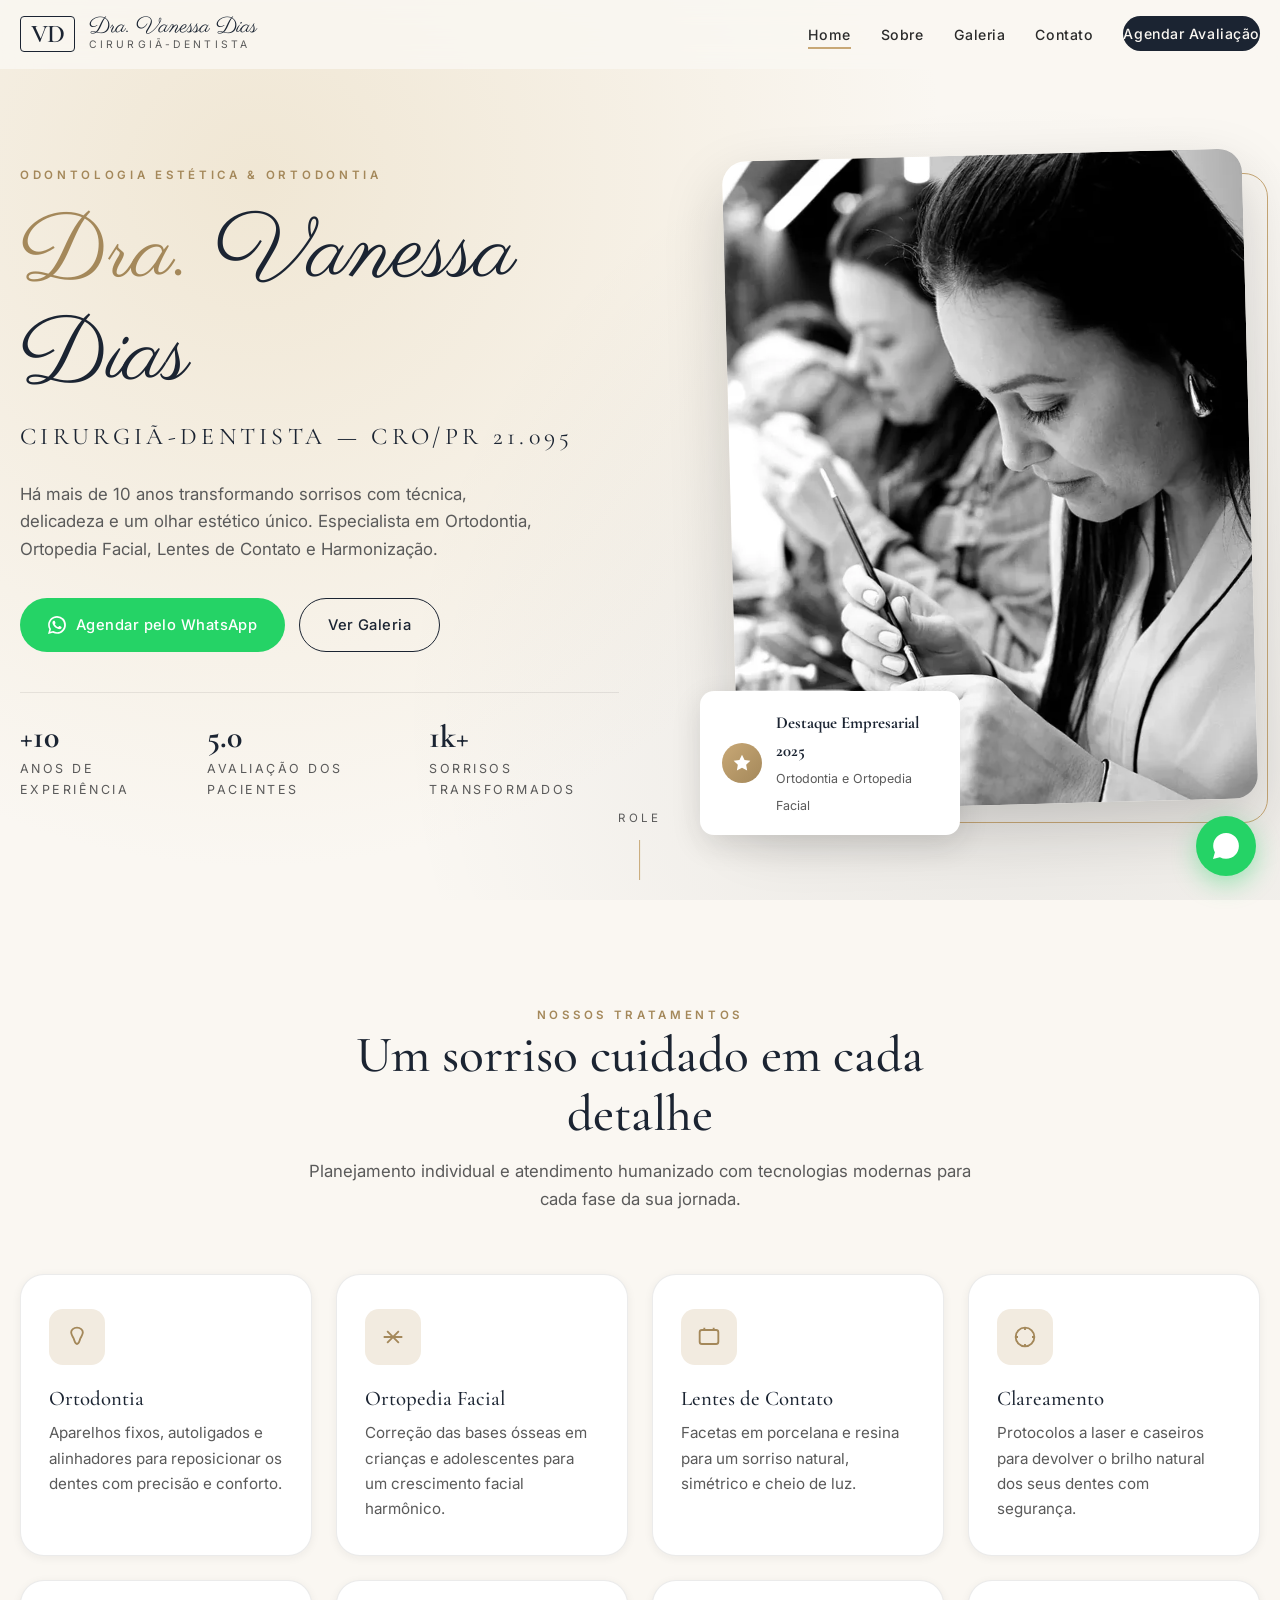
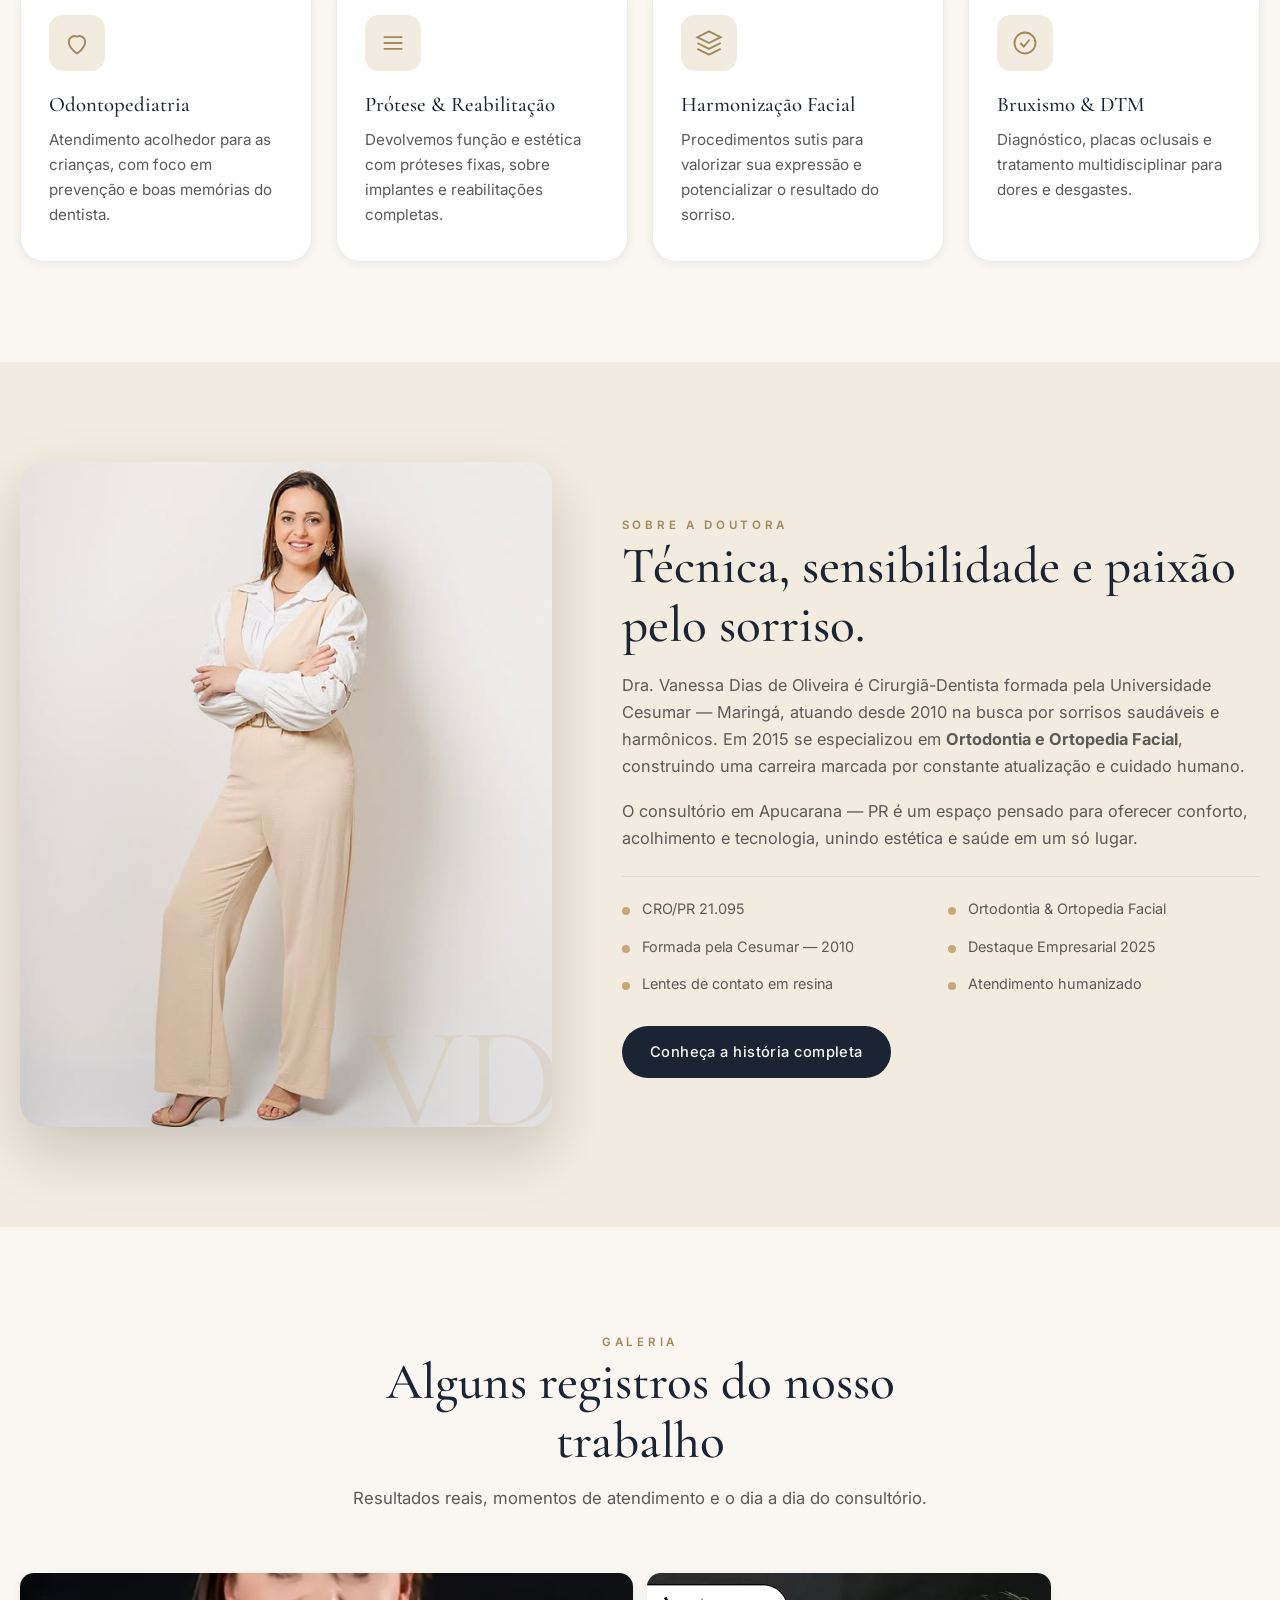
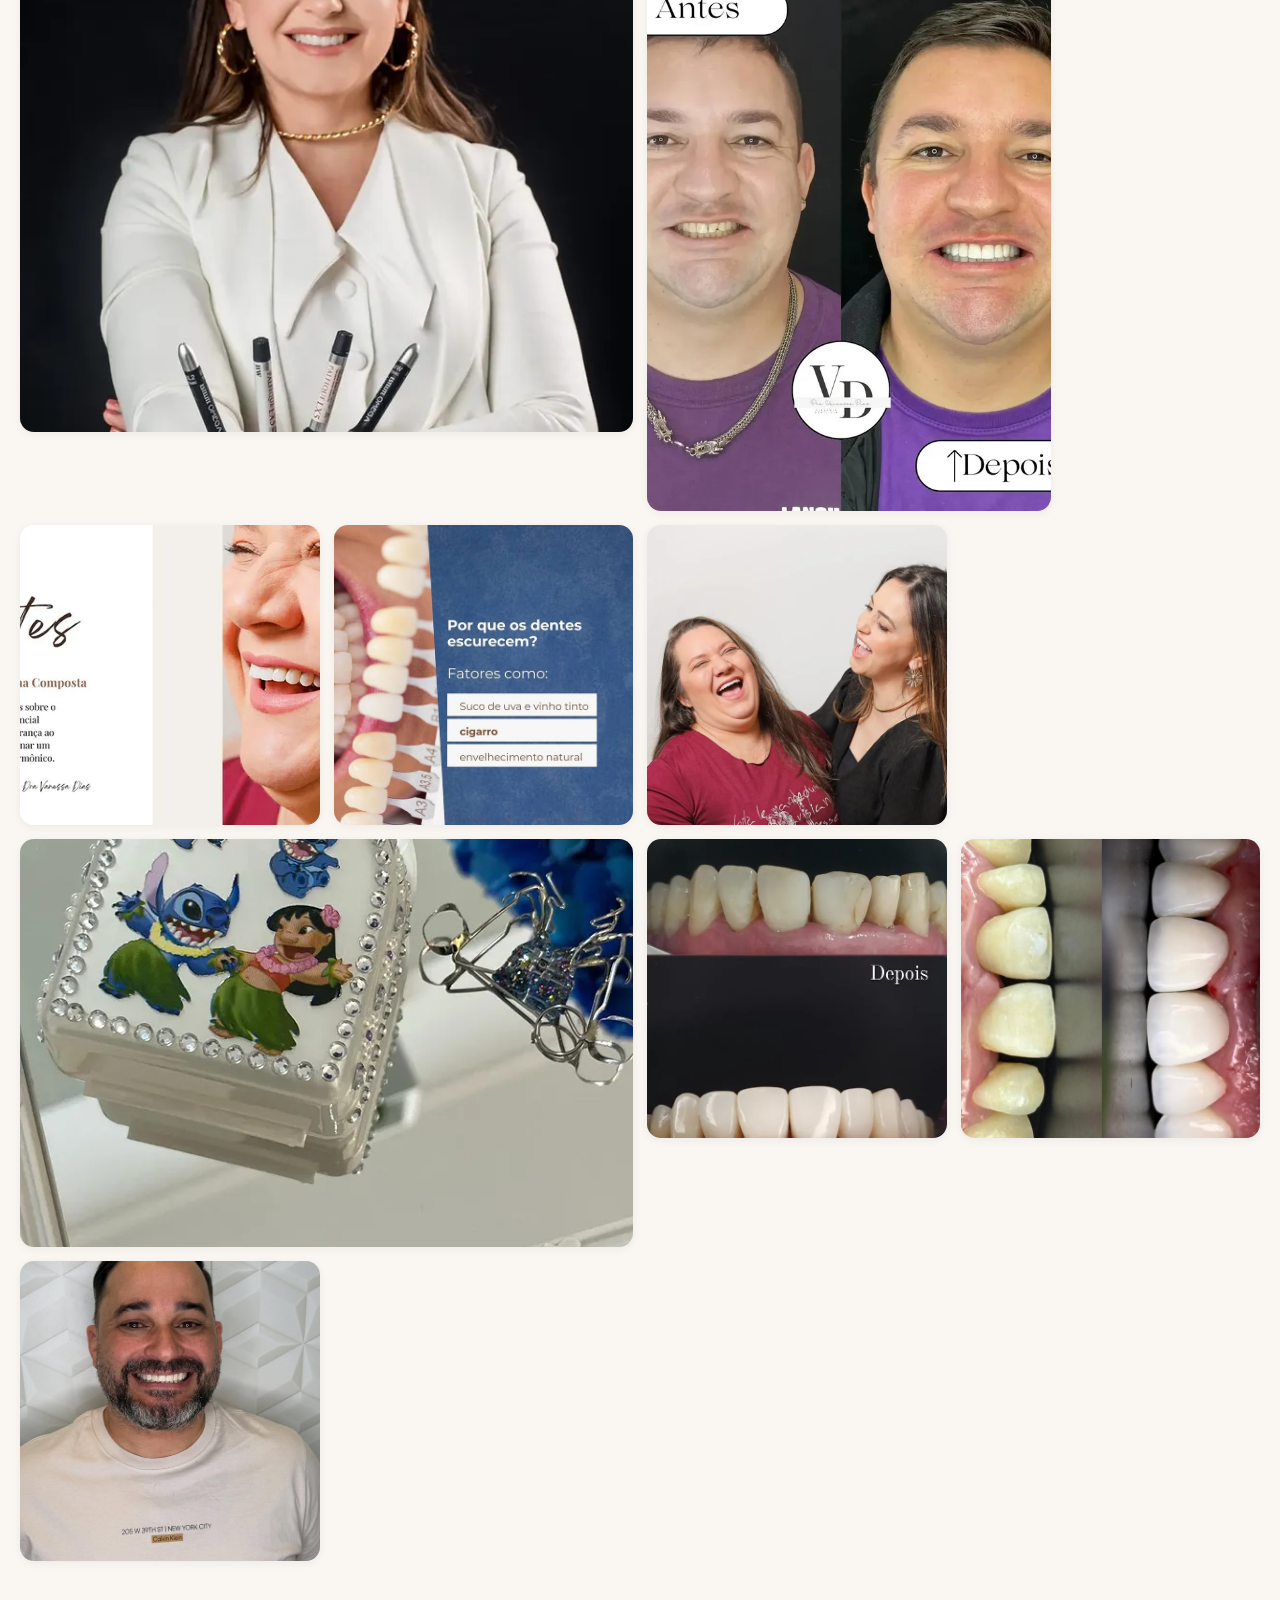
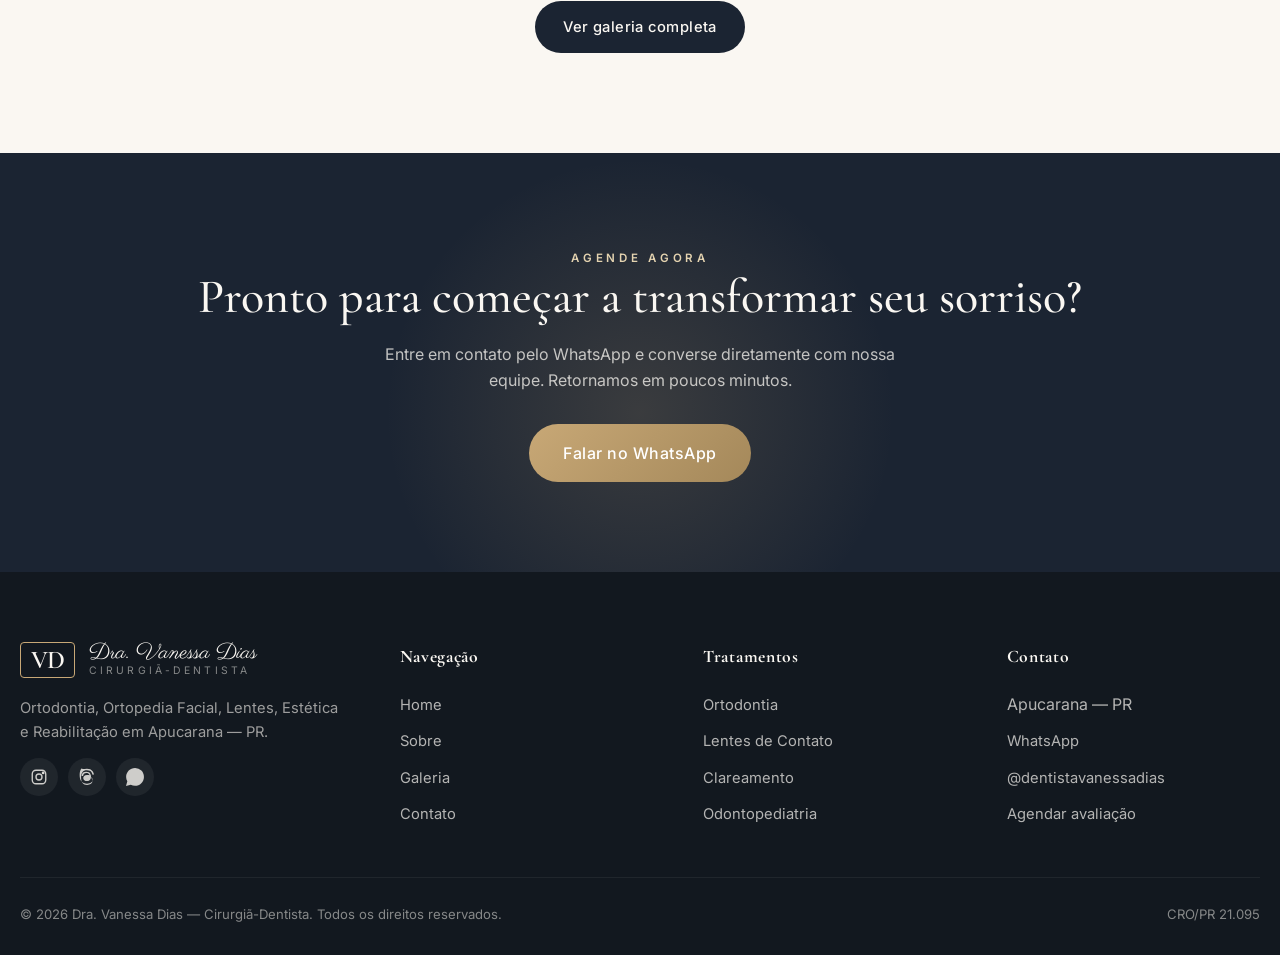
<file: index.html>
<!DOCTYPE html>
<html lang="pt-BR">
<head>
  <meta charset="UTF-8" />
  <meta name="viewport" content="width=device-width, initial-scale=1.0" />
  <title>Dra. Vanessa Dias — Cirurgiã-Dentista | Ortodontia & Estética</title>
  <meta name="description" content="Dra. Vanessa Dias — Cirurgiã-Dentista especialista em Ortodontia e Ortopedia Facial. Lentes, clareamento, odontopediatria e estética em Apucarana — PR." />
  <meta property="og:title" content="Dra. Vanessa Dias — Cirurgiã-Dentista" />
  <meta property="og:description" content="Ortodontia, estética e sorrisos que transformam vidas." />
  <link rel="preconnect" href="https://fonts.googleapis.com" />
  <link rel="preconnect" href="https://fonts.gstatic.com" crossorigin />
  <link rel="stylesheet" href="https://fonts.googleapis.com/css2?family=Cormorant+Garamond:wght@400;500;600;700&family=Inter:wght@300;400;500;600&family=Parisienne&display=swap" />
  <link rel="stylesheet" href="assets/css/style.css" />
</head>
<body>
  <!-- ========================= NAVBAR ========================= -->
  <header class="navbar">
    <nav class="container nav-inner">
      <a class="brand" href="index.html">
        <span class="brand-monogram">VD</span>
        <span class="brand-text">
          <span class="brand-name">Dra. Vanessa Dias</span>
          <span class="brand-sub">Cirurgiã-Dentista</span>
        </span>
      </a>

      <ul class="nav-links">
        <li><a href="index.html">Home</a></li>
        <li><a href="sobre.html">Sobre</a></li>
        <li><a href="galeria.html">Galeria</a></li>
        <li><a href="contato.html">Contato</a></li>
        <li><a class="nav-cta" data-whats href="#">Agendar Avaliação</a></li>
      </ul>

      <button class="nav-toggle" aria-label="Abrir menu">
        <span></span><span></span><span></span>
      </button>
    </nav>
  </header>

  <!-- ========================= HERO ========================= -->
  <section class="hero">
    <div class="container" style="display:contents;">
      <div class="hero-text container">
        <span class="eyebrow reveal">Odontologia Estética & Ortodontia</span>
        <h1 class="hero-name reveal delay-1">
          <span class="first">Dra.</span> Vanessa Dias
        </h1>
        <div class="hero-title reveal delay-2">Cirurgiã-Dentista — CRO/PR 21.095</div>
        <p class="hero-desc reveal delay-2">
          Há mais de 10 anos transformando sorrisos com
          técnica, delicadeza e um olhar estético único.
          Especialista em Ortodontia, Ortopedia Facial, Lentes de Contato e Harmonização.
        </p>
        <div class="hero-actions reveal delay-3">
          <a class="btn btn-whats" data-whats href="#">
            <svg width="18" height="18" viewBox="0 0 24 24" fill="currentColor"><path d="M20.52 3.48A11.9 11.9 0 0 0 12.04 0C5.48 0 .17 5.31.17 11.87c0 2.09.55 4.13 1.6 5.93L0 24l6.38-1.68a11.87 11.87 0 0 0 5.66 1.44h.01c6.56 0 11.87-5.31 11.87-11.87 0-3.17-1.24-6.15-3.4-8.41ZM12.05 21.5h-.01a9.61 9.61 0 0 1-4.9-1.34l-.35-.21-3.79 1 1.01-3.69-.23-.38a9.58 9.58 0 0 1-1.48-5.02c0-5.29 4.31-9.6 9.6-9.6 2.56 0 4.97 1 6.78 2.81a9.54 9.54 0 0 1 2.82 6.78c0 5.29-4.31 9.64-9.45 9.65Zm5.51-7.22c-.3-.15-1.78-.88-2.06-.98-.28-.1-.48-.15-.68.15-.2.3-.78.98-.96 1.18-.18.2-.35.22-.65.08-.3-.15-1.27-.47-2.42-1.5-.89-.79-1.5-1.77-1.67-2.07-.18-.3-.02-.46.13-.61.13-.13.3-.35.45-.53.15-.18.2-.3.3-.5.1-.2.05-.38-.03-.53-.08-.15-.68-1.64-.93-2.24-.25-.6-.5-.52-.68-.52h-.58c-.2 0-.53.08-.81.38-.28.3-1.06 1.03-1.06 2.51 0 1.48 1.08 2.91 1.23 3.11.15.2 2.12 3.23 5.13 4.53.71.31 1.27.49 1.7.63.72.23 1.37.2 1.89.12.58-.09 1.78-.73 2.03-1.43.25-.7.25-1.3.18-1.43-.08-.13-.28-.2-.58-.35Z"/></svg>
            Agendar pelo WhatsApp
          </a>
          <a class="btn btn-outline" href="galeria.html">Ver Galeria</a>
        </div>

        <div class="hero-meta reveal delay-4">
          <div class="item">
            <strong>+10</strong>
            <span>Anos de experiência</span>
          </div>
          <div class="item">
            <strong>5.0</strong>
            <span>Avaliação dos pacientes</span>
          </div>
          <div class="item">
            <strong>1k+</strong>
            <span>Sorrisos transformados</span>
          </div>
        </div>
      </div>

      <div class="hero-visual reveal delay-2 container" style="grid-column:auto;">
        <div class="photo">
          <img src="Dr%20Vanessa/499487037_18064277903320057_7383215540870130312_n..webp" alt="Dra. Vanessa Dias" />
        </div>
        <div class="badge">
          <div class="star">
            <svg width="20" height="20" viewBox="0 0 24 24" fill="currentColor"><path d="M12 2l3.09 6.26L22 9.27l-5 4.87 1.18 6.88L12 17.77l-6.18 3.25L7 14.14 2 9.27l6.91-1.01L12 2z"/></svg>
          </div>
          <div>
            <strong>Destaque Empresarial 2025</strong>
            <span>Ortodontia e Ortopedia Facial</span>
          </div>
        </div>
      </div>
    </div>

    <div class="scroll-indicator">Role</div>
  </section>

  <!-- ========================= SERVIÇOS ========================= -->
  <section id="servicos">
    <div class="container">
      <div class="section-head reveal">
        <span class="eyebrow">Nossos tratamentos</span>
        <h2>Um sorriso cuidado em cada detalhe</h2>
        <p>Planejamento individual e atendimento humanizado com tecnologias modernas para cada fase da sua jornada.</p>
      </div>

      <div class="services-grid">
        <article class="service-card reveal">
          <div class="service-icon">
            <svg width="28" height="28" viewBox="0 0 24 24" fill="none" stroke="currentColor" stroke-width="1.6"><path d="M12 4c-3 0-5 2-5 4s1 3 2 5c1 2 1 5 3 5s2-3 3-5c1-2 2-3 2-5s-2-4-5-4Z"/></svg>
          </div>
          <h3>Ortodontia</h3>
          <p>Aparelhos fixos, autoligados e alinhadores para reposicionar os dentes com precisão e conforto.</p>
        </article>

        <article class="service-card reveal delay-1">
          <div class="service-icon">
            <svg width="28" height="28" viewBox="0 0 24 24" fill="none" stroke="currentColor" stroke-width="1.6"><path d="M4 12h16M7 7l10 10M7 17 17 7"/></svg>
          </div>
          <h3>Ortopedia Facial</h3>
          <p>Correção das bases ósseas em crianças e adolescentes para um crescimento facial harmônico.</p>
        </article>

        <article class="service-card reveal delay-2">
          <div class="service-icon">
            <svg width="28" height="28" viewBox="0 0 24 24" fill="none" stroke="currentColor" stroke-width="1.6"><rect x="4" y="6" width="16" height="12" rx="2"/><path d="M8 6V4m8 2V4"/></svg>
          </div>
          <h3>Lentes de Contato</h3>
          <p>Facetas em porcelana e resina para um sorriso natural, simétrico e cheio de luz.</p>
        </article>

        <article class="service-card reveal delay-3">
          <div class="service-icon">
            <svg width="28" height="28" viewBox="0 0 24 24" fill="none" stroke="currentColor" stroke-width="1.6"><circle cx="12" cy="12" r="8"/><path d="M12 4v2M12 18v2M4 12h2M18 12h2"/></svg>
          </div>
          <h3>Clareamento</h3>
          <p>Protocolos a laser e caseiros para devolver o brilho natural dos seus dentes com segurança.</p>
        </article>

        <article class="service-card reveal">
          <div class="service-icon">
            <svg width="28" height="28" viewBox="0 0 24 24" fill="none" stroke="currentColor" stroke-width="1.6"><path d="M12 21s-7-4.5-7-10a5 5 0 0 1 7-4.5A5 5 0 0 1 19 11c0 5.5-7 10-7 10Z"/></svg>
          </div>
          <h3>Odontopediatria</h3>
          <p>Atendimento acolhedor para as crianças, com foco em prevenção e boas memórias do dentista.</p>
        </article>

        <article class="service-card reveal delay-1">
          <div class="service-icon">
            <svg width="28" height="28" viewBox="0 0 24 24" fill="none" stroke="currentColor" stroke-width="1.6"><path d="M4 7h16M4 12h16M4 17h16"/></svg>
          </div>
          <h3>Prótese & Reabilitação</h3>
          <p>Devolvemos função e estética com próteses fixas, sobre implantes e reabilitações completas.</p>
        </article>

        <article class="service-card reveal delay-2">
          <div class="service-icon">
            <svg width="28" height="28" viewBox="0 0 24 24" fill="none" stroke="currentColor" stroke-width="1.6"><path d="M12 2 2 7l10 5 10-5-10-5Z"/><path d="M2 17 12 22l10-5"/><path d="M2 12l10 5 10-5"/></svg>
          </div>
          <h3>Harmonização Facial</h3>
          <p>Procedimentos sutis para valorizar sua expressão e potencializar o resultado do sorriso.</p>
        </article>

        <article class="service-card reveal delay-3">
          <div class="service-icon">
            <svg width="28" height="28" viewBox="0 0 24 24" fill="none" stroke="currentColor" stroke-width="1.6"><circle cx="12" cy="12" r="9"/><path d="m8 12 3 3 5-6"/></svg>
          </div>
          <h3>Bruxismo & DTM</h3>
          <p>Diagnóstico, placas oclusais e tratamento multidisciplinar para dores e desgastes.</p>
        </article>
      </div>
    </div>
  </section>

  <!-- ========================= SOBRE (trecho) ========================= -->
  <section id="sobre" style="background:var(--bg-soft);">
    <div class="container about-split">
      <div class="visual reveal">
        <img src="Dr%20Vanessa/489608717_1283141213575354_3707270663560785663_n..jpg" alt="Dra. Vanessa Dias" />
      </div>
      <div class="text reveal delay-1">
        <span class="eyebrow">Sobre a Doutora</span>
        <h2>Técnica, sensibilidade e paixão pelo sorriso.</h2>
        <p>
          Dra. Vanessa Dias de Oliveira é Cirurgiã-Dentista formada pela Universidade
          Cesumar — Maringá, atuando desde 2010 na busca por sorrisos saudáveis e
          harmônicos. Em 2015 se especializou em <strong>Ortodontia e Ortopedia Facial</strong>,
          construindo uma carreira marcada por constante atualização e cuidado humano.
        </p>
        <p>
          O consultório em Apucarana — PR é um espaço pensado para oferecer conforto,
          acolhimento e tecnologia, unindo estética e saúde em um só lugar.
        </p>

        <ul class="credentials">
          <li>CRO/PR 21.095</li>
          <li>Ortodontia & Ortopedia Facial</li>
          <li>Formada pela Cesumar — 2010</li>
          <li>Destaque Empresarial 2025</li>
          <li>Lentes de contato em resina</li>
          <li>Atendimento humanizado</li>
        </ul>

        <a href="sobre.html" class="btn btn-primary" style="margin-top:30px;">Conheça a história completa</a>
      </div>
    </div>
  </section>

  <!-- ========================= GALERIA DESTAQUE ========================= -->
  <section id="galeria-home">
    <div class="container">
      <div class="section-head reveal">
        <span class="eyebrow">Galeria</span>
        <h2>Alguns registros do nosso trabalho</h2>
        <p>Resultados reais, momentos de atendimento e o dia a dia do consultório.</p>
      </div>

      <div class="gallery-preview reveal" data-gallery-preview></div>

      <div style="text-align:center; margin-top: 40px;" class="reveal delay-2">
        <a href="galeria.html" class="btn btn-primary">Ver galeria completa</a>
      </div>
    </div>
  </section>

  <!-- ========================= CTA ========================= -->
  <section class="cta-banner">
    <div class="container">
      <div class="reveal">
        <span class="eyebrow" style="color:var(--gold-light);">Agende agora</span>
        <h2>Pronto para começar a transformar seu sorriso?</h2>
        <p>Entre em contato pelo WhatsApp e converse diretamente com nossa equipe. Retornamos em poucos minutos.</p>
        <a class="btn btn-gold" data-whats href="#">Falar no WhatsApp</a>
      </div>
    </div>
  </section>

  <!-- ========================= FOOTER ========================= -->
  <footer class="footer">
    <div class="container footer-grid">
      <div class="about-foot">
        <a class="brand" href="index.html">
          <span class="brand-monogram">VD</span>
          <span class="brand-text">
            <span class="brand-name">Dra. Vanessa Dias</span>
            <span class="brand-sub">Cirurgiã-Dentista</span>
          </span>
        </a>
        <p>Ortodontia, Ortopedia Facial, Lentes, Estética e Reabilitação em Apucarana — PR.</p>
        <div class="footer-social">
          <a href="https://www.instagram.com/dentistavanessadias/" target="_blank" rel="noopener" aria-label="Instagram">
            <svg width="18" height="18" viewBox="0 0 24 24" fill="none" stroke="currentColor" stroke-width="1.8"><rect x="3" y="3" width="18" height="18" rx="5"/><circle cx="12" cy="12" r="4"/><circle cx="17.5" cy="6.5" r="1" fill="currentColor"/></svg>
          </a>
          <a href="https://www.threads.com/@dentistavanessadias" target="_blank" rel="noopener" aria-label="Threads">
            <svg width="18" height="18" viewBox="0 0 24 24" fill="currentColor"><path d="M17.5 10.3c-.1-.1-.3-.2-.5-.3-.2-1.9-1-3.3-2.5-4.2-1-.6-2.2-.9-3.6-.9h0c-1.7 0-3.1.4-4.1 1.2-1.2 1-1.8 2.5-1.9 4.5v.1l1.9.1v-.1c.1-1.4.5-2.4 1.3-3.1.7-.6 1.7-.9 3-.9h0c1.1 0 2 .2 2.7.7.9.6 1.4 1.4 1.6 2.4-.9-.4-2-.5-3.3-.5-1.7.1-3 .5-3.9 1.3-.9.8-1.3 1.9-1.2 3.1.1 1.3.7 2.3 1.8 3 .9.6 2.1.8 3.4.7 1.7-.1 3-.7 3.9-1.9.7-.8 1.1-1.8 1.4-3.1.9.5 1.6 1.3 1.9 2.2.5 1.4.1 3-1.2 4.2-1.5 1.4-3.6 2.2-6.2 2.2h0c-3.4 0-5.9-1.1-7.5-3.2-1.5-1.9-2.3-4.8-2.3-8.5s.8-6.6 2.3-8.5C6 2.1 8.5 1 11.9 1h0c3.4 0 6 1.1 7.6 3.3.8 1.2 1.5 2.6 1.8 4.3l-1.9.5c-.3-1.4-.8-2.5-1.4-3.4-1.2-1.7-3.2-2.6-6.1-2.6h0c-2.7 0-4.8.8-6 2.5C4.8 7 4.1 9.3 4.1 12.6s.7 5.6 2 7.4c1.2 1.7 3.3 2.5 6 2.6h0c2.1 0 3.7-.5 5-1.5 1.5-1.1 2.2-2.6 2.2-4.2 0-.8-.2-1.6-.5-2.3-.4-.7-.9-1.4-1.7-1.9Z"/></svg>
          </a>
          <a data-whats href="#" aria-label="WhatsApp">
            <svg width="18" height="18" viewBox="0 0 24 24" fill="currentColor"><path d="M20.52 3.48A11.9 11.9 0 0 0 12.04 0C5.48 0 .17 5.31.17 11.87c0 2.09.55 4.13 1.6 5.93L0 24l6.38-1.68a11.87 11.87 0 0 0 5.66 1.44h.01c6.56 0 11.87-5.31 11.87-11.87 0-3.17-1.24-6.15-3.4-8.41Z"/></svg>
          </a>
        </div>
      </div>

      <div>
        <h4>Navegação</h4>
        <ul class="footer-links">
          <li><a href="index.html">Home</a></li>
          <li><a href="sobre.html">Sobre</a></li>
          <li><a href="galeria.html">Galeria</a></li>
          <li><a href="contato.html">Contato</a></li>
        </ul>
      </div>

      <div>
        <h4>Tratamentos</h4>
        <ul class="footer-links">
          <li><a href="galeria.html">Ortodontia</a></li>
          <li><a href="galeria.html">Lentes de Contato</a></li>
          <li><a href="galeria.html">Clareamento</a></li>
          <li><a href="galeria.html">Odontopediatria</a></li>
        </ul>
      </div>

      <div>
        <h4>Contato</h4>
        <ul class="footer-links">
          <li>Apucarana — PR</li>
          <li><a data-whats href="#">WhatsApp</a></li>
          <li><a href="https://www.instagram.com/dentistavanessadias/" target="_blank" rel="noopener">@dentistavanessadias</a></li>
          <li><a href="contato.html">Agendar avaliação</a></li>
        </ul>
      </div>
    </div>

    <div class="container footer-bottom">
      <span>© <span data-year></span> Dra. Vanessa Dias — Cirurgiã-Dentista. Todos os direitos reservados.</span>
      <span>CRO/PR 21.095</span>
    </div>
  </footer>

  <!-- WhatsApp flutuante -->
  <a class="whats-float" data-whats href="#" aria-label="Fale no WhatsApp">
    <svg width="26" height="26" viewBox="0 0 24 24" fill="currentColor"><path d="M20.52 3.48A11.9 11.9 0 0 0 12.04 0C5.48 0 .17 5.31.17 11.87c0 2.09.55 4.13 1.6 5.93L0 24l6.38-1.68a11.87 11.87 0 0 0 5.66 1.44h.01c6.56 0 11.87-5.31 11.87-11.87 0-3.17-1.24-6.15-3.4-8.41ZM17.56 14.28c-.3-.15-1.78-.88-2.06-.98-.28-.1-.48-.15-.68.15-.2.3-.78.98-.96 1.18-.18.2-.35.22-.65.08-.3-.15-1.27-.47-2.42-1.5-.89-.79-1.5-1.77-1.67-2.07-.18-.3-.02-.46.13-.61.13-.13.3-.35.45-.53.15-.18.2-.3.3-.5.1-.2.05-.38-.03-.53-.08-.15-.68-1.64-.93-2.24-.25-.6-.5-.52-.68-.52h-.58c-.2 0-.53.08-.81.38-.28.3-1.06 1.03-1.06 2.51 0 1.48 1.08 2.91 1.23 3.11.15.2 2.12 3.23 5.13 4.53.71.31 1.27.49 1.7.63.72.23 1.37.2 1.89.12.58-.09 1.78-.73 2.03-1.43.25-.7.25-1.3.18-1.43-.08-.13-.28-.2-.58-.35Z"/></svg>
  </a>

  <script src="assets/js/config.js"></script>
  <script src="assets/js/manifest.js"></script>
  <script src="assets/js/main.js"></script>
</body>
</html>
</file>
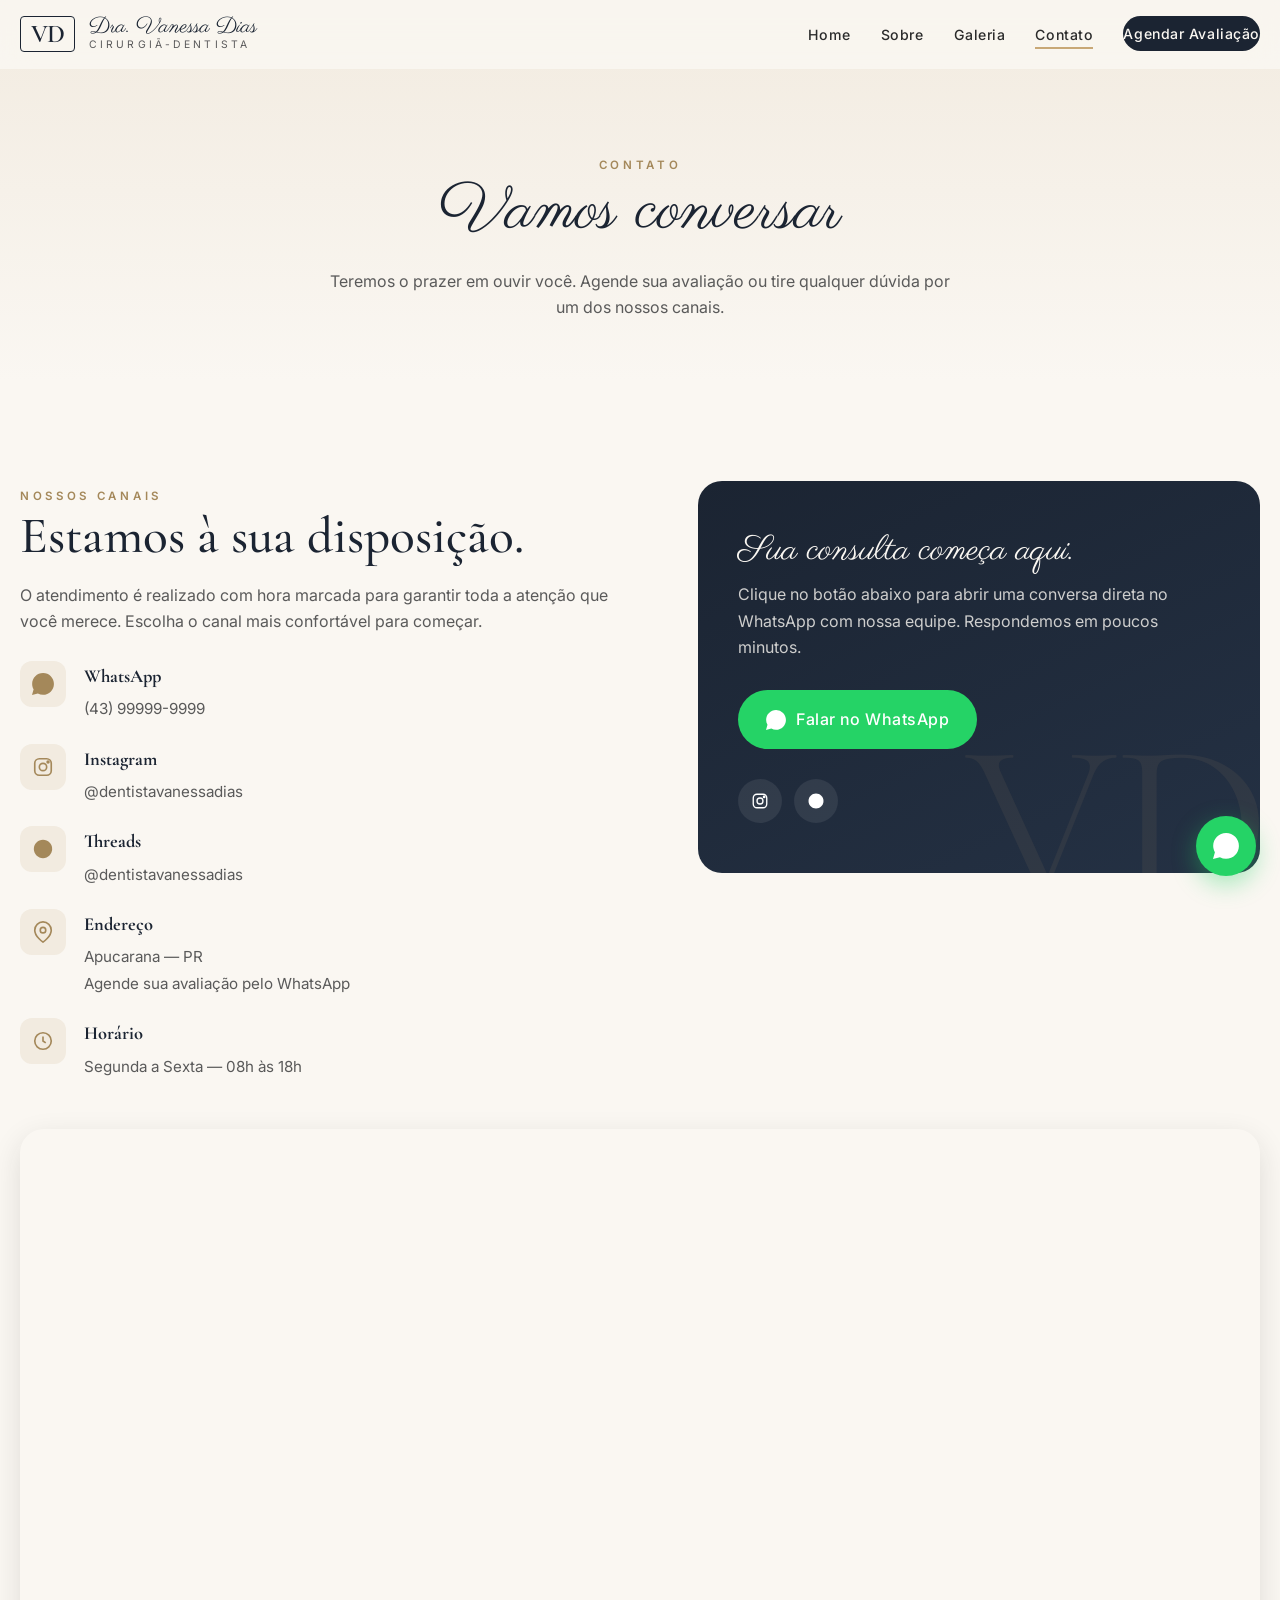
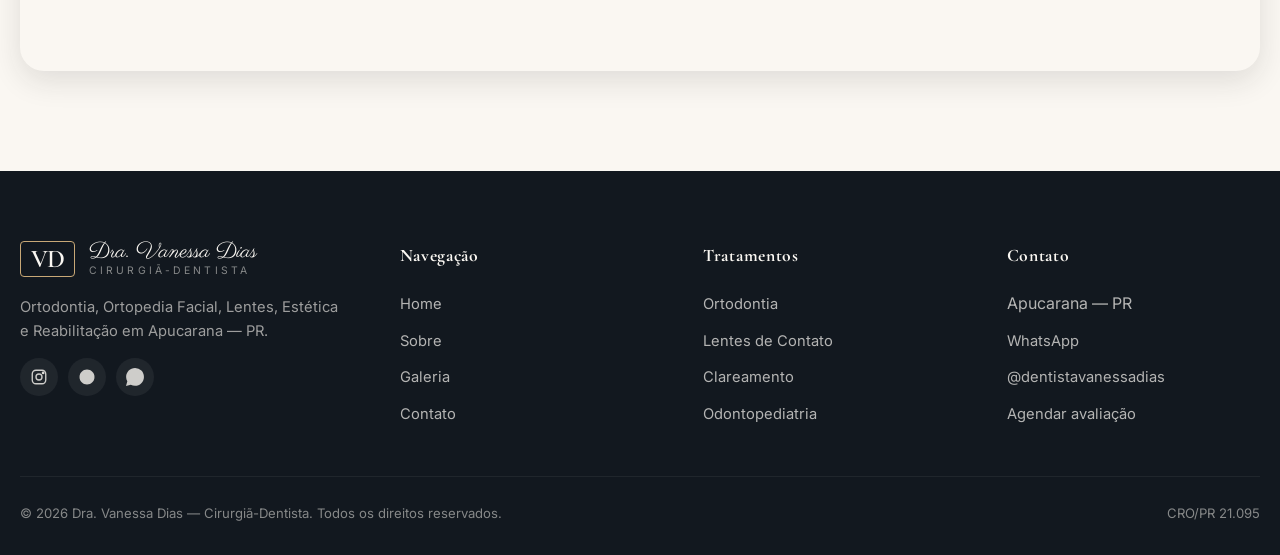
<file: contato.html>
<!DOCTYPE html>
<html lang="pt-BR">
<head>
  <meta charset="UTF-8" />
  <meta name="viewport" content="width=device-width, initial-scale=1.0" />
  <title>Contato — Dra. Vanessa Dias</title>
  <meta name="description" content="Fale com a Dra. Vanessa Dias — WhatsApp, Instagram, Threads e endereço do consultório em Apucarana — PR." />
  <link rel="preconnect" href="https://fonts.googleapis.com" />
  <link rel="preconnect" href="https://fonts.gstatic.com" crossorigin />
  <link rel="stylesheet" href="https://fonts.googleapis.com/css2?family=Cormorant+Garamond:wght@400;500;600;700&family=Inter:wght@300;400;500;600&family=Parisienne&display=swap" />
  <link rel="stylesheet" href="assets/css/style.css" />
</head>
<body>
  <header class="navbar">
    <nav class="container nav-inner">
      <a class="brand" href="index.html">
        <span class="brand-monogram">VD</span>
        <span class="brand-text">
          <span class="brand-name">Dra. Vanessa Dias</span>
          <span class="brand-sub">Cirurgiã-Dentista</span>
        </span>
      </a>
      <ul class="nav-links">
        <li><a href="index.html">Home</a></li>
        <li><a href="sobre.html">Sobre</a></li>
        <li><a href="galeria.html">Galeria</a></li>
        <li><a href="contato.html">Contato</a></li>
        <li><a class="nav-cta" data-whats href="#">Agendar Avaliação</a></li>
      </ul>
      <button class="nav-toggle" aria-label="Abrir menu">
        <span></span><span></span><span></span>
      </button>
    </nav>
  </header>

  <section class="page-hero">
    <div class="container">
      <span class="eyebrow reveal">Contato</span>
      <h1 class="reveal delay-1">Vamos conversar</h1>
      <p class="reveal delay-2">Teremos o prazer em ouvir você. Agende sua avaliação ou tire qualquer dúvida por um dos nossos canais.</p>
    </div>
  </section>

  <section>
    <div class="container">
      <div class="contact-grid">
        <div class="contact-info reveal">
          <span class="eyebrow">Nossos canais</span>
          <h2>Estamos à sua disposição.</h2>
          <p>O atendimento é realizado com hora marcada para garantir toda a atenção que você merece. Escolha o canal mais confortável para começar.</p>

          <ul class="contact-list">
            <li>
              <span class="icon">
                <svg width="22" height="22" viewBox="0 0 24 24" fill="currentColor"><path d="M20.52 3.48A11.9 11.9 0 0 0 12.04 0C5.48 0 .17 5.31.17 11.87c0 2.09.55 4.13 1.6 5.93L0 24l6.38-1.68a11.87 11.87 0 0 0 5.66 1.44h.01c6.56 0 11.87-5.31 11.87-11.87 0-3.17-1.24-6.15-3.4-8.41Z"/></svg>
              </span>
              <div>
                <strong>WhatsApp</strong>
                <a data-whats href="#" id="whatsDisplay">Abrir conversa no WhatsApp</a>
              </div>
            </li>
            <li>
              <span class="icon">
                <svg width="22" height="22" viewBox="0 0 24 24" fill="none" stroke="currentColor" stroke-width="1.8"><rect x="3" y="3" width="18" height="18" rx="5"/><circle cx="12" cy="12" r="4"/><circle cx="17.5" cy="6.5" r="1" fill="currentColor"/></svg>
              </span>
              <div>
                <strong>Instagram</strong>
                <a href="https://www.instagram.com/dentistavanessadias/" target="_blank" rel="noopener">@dentistavanessadias</a>
              </div>
            </li>
            <li>
              <span class="icon">
                <svg width="22" height="22" viewBox="0 0 24 24" fill="currentColor"><path d="M12 2C6.5 2 2 6.5 2 12s4.5 10 10 10 10-4.5 10-10S17.5 2 12 2Z"/></svg>
              </span>
              <div>
                <strong>Threads</strong>
                <a href="https://www.threads.com/@dentistavanessadias" target="_blank" rel="noopener">@dentistavanessadias</a>
              </div>
            </li>
            <li>
              <span class="icon">
                <svg width="22" height="22" viewBox="0 0 24 24" fill="none" stroke="currentColor" stroke-width="1.8"><path d="M21 10c0 7-9 13-9 13s-9-6-9-13a9 9 0 0 1 18 0Z"/><circle cx="12" cy="10" r="3"/></svg>
              </span>
              <div>
                <strong>Endereço</strong>
                <span id="addressLine">Apucarana — PR</span>
              </div>
            </li>
            <li>
              <span class="icon">
                <svg width="22" height="22" viewBox="0 0 24 24" fill="none" stroke="currentColor" stroke-width="1.8"><circle cx="12" cy="12" r="9"/><path d="M12 7v5l3 2"/></svg>
              </span>
              <div>
                <strong>Horário</strong>
                <span>Segunda a Sexta — 08h às 18h</span>
              </div>
            </li>
          </ul>
        </div>

        <aside class="contact-card reveal delay-1">
          <h3>Sua consulta começa aqui.</h3>
          <p>Clique no botão abaixo para abrir uma conversa direta no WhatsApp com nossa equipe. Respondemos em poucos minutos.</p>
          <a class="btn btn-whats" data-whats href="#" style="font-size:1rem;padding:16px 28px;">
            <svg width="20" height="20" viewBox="0 0 24 24" fill="currentColor"><path d="M20.52 3.48A11.9 11.9 0 0 0 12.04 0C5.48 0 .17 5.31.17 11.87c0 2.09.55 4.13 1.6 5.93L0 24l6.38-1.68a11.87 11.87 0 0 0 5.66 1.44h.01c6.56 0 11.87-5.31 11.87-11.87 0-3.17-1.24-6.15-3.4-8.41Z"/></svg>
            Falar no WhatsApp
          </a>

          <div class="socials">
            <a href="https://www.instagram.com/dentistavanessadias/" target="_blank" rel="noopener" aria-label="Instagram">
              <svg width="18" height="18" viewBox="0 0 24 24" fill="none" stroke="currentColor" stroke-width="1.8"><rect x="3" y="3" width="18" height="18" rx="5"/><circle cx="12" cy="12" r="4"/><circle cx="17.5" cy="6.5" r="1" fill="currentColor"/></svg>
            </a>
            <a href="https://www.threads.com/@dentistavanessadias" target="_blank" rel="noopener" aria-label="Threads">
              <svg width="18" height="18" viewBox="0 0 24 24" fill="currentColor"><path d="M12 2C6.5 2 2 6.5 2 12s4.5 10 10 10 10-4.5 10-10S17.5 2 12 2Z"/></svg>
            </a>
          </div>
        </aside>
      </div>

      <div class="map-wrap reveal">
        <iframe
          src="https://www.google.com/maps?q=Apucarana%2C+PR%2C+Brasil&output=embed"
          loading="lazy"
          referrerpolicy="no-referrer-when-downgrade"
          title="Localização do consultório"></iframe>
      </div>
    </div>
  </section>

  <footer class="footer">
    <div class="container footer-grid">
      <div class="about-foot">
        <a class="brand" href="index.html">
          <span class="brand-monogram">VD</span>
          <span class="brand-text">
            <span class="brand-name">Dra. Vanessa Dias</span>
            <span class="brand-sub">Cirurgiã-Dentista</span>
          </span>
        </a>
        <p>Ortodontia, Ortopedia Facial, Lentes, Estética e Reabilitação em Apucarana — PR.</p>
        <div class="footer-social">
          <a href="https://www.instagram.com/dentistavanessadias/" target="_blank" rel="noopener" aria-label="Instagram">
            <svg width="18" height="18" viewBox="0 0 24 24" fill="none" stroke="currentColor" stroke-width="1.8"><rect x="3" y="3" width="18" height="18" rx="5"/><circle cx="12" cy="12" r="4"/><circle cx="17.5" cy="6.5" r="1" fill="currentColor"/></svg>
          </a>
          <a href="https://www.threads.com/@dentistavanessadias" target="_blank" rel="noopener" aria-label="Threads">
            <svg width="18" height="18" viewBox="0 0 24 24" fill="currentColor"><path d="M12 2C6.5 2 2 6.5 2 12s4.5 10 10 10 10-4.5 10-10S17.5 2 12 2Z"/></svg>
          </a>
          <a data-whats href="#" aria-label="WhatsApp">
            <svg width="18" height="18" viewBox="0 0 24 24" fill="currentColor"><path d="M20.52 3.48A11.9 11.9 0 0 0 12.04 0C5.48 0 .17 5.31.17 11.87c0 2.09.55 4.13 1.6 5.93L0 24l6.38-1.68a11.87 11.87 0 0 0 5.66 1.44h.01c6.56 0 11.87-5.31 11.87-11.87 0-3.17-1.24-6.15-3.4-8.41Z"/></svg>
          </a>
        </div>
      </div>
      <div>
        <h4>Navegação</h4>
        <ul class="footer-links">
          <li><a href="index.html">Home</a></li>
          <li><a href="sobre.html">Sobre</a></li>
          <li><a href="galeria.html">Galeria</a></li>
          <li><a href="contato.html">Contato</a></li>
        </ul>
      </div>
      <div>
        <h4>Tratamentos</h4>
        <ul class="footer-links">
          <li><a href="galeria.html">Ortodontia</a></li>
          <li><a href="galeria.html">Lentes de Contato</a></li>
          <li><a href="galeria.html">Clareamento</a></li>
          <li><a href="galeria.html">Odontopediatria</a></li>
        </ul>
      </div>
      <div>
        <h4>Contato</h4>
        <ul class="footer-links">
          <li>Apucarana — PR</li>
          <li><a data-whats href="#">WhatsApp</a></li>
          <li><a href="https://www.instagram.com/dentistavanessadias/" target="_blank" rel="noopener">@dentistavanessadias</a></li>
          <li><a href="contato.html">Agendar avaliação</a></li>
        </ul>
      </div>
    </div>
    <div class="container footer-bottom">
      <span>© <span data-year></span> Dra. Vanessa Dias — Cirurgiã-Dentista. Todos os direitos reservados.</span>
      <span>CRO/PR 21.095</span>
    </div>
  </footer>

  <a class="whats-float" data-whats href="#" aria-label="Fale no WhatsApp">
    <svg width="26" height="26" viewBox="0 0 24 24" fill="currentColor"><path d="M20.52 3.48A11.9 11.9 0 0 0 12.04 0C5.48 0 .17 5.31.17 11.87c0 2.09.55 4.13 1.6 5.93L0 24l6.38-1.68a11.87 11.87 0 0 0 5.66 1.44h.01c6.56 0 11.87-5.31 11.87-11.87 0-3.17-1.24-6.15-3.4-8.41Z"/></svg>
  </a>

  <script src="assets/js/config.js"></script>
  <script src="assets/js/manifest.js"></script>
  <script src="assets/js/main.js"></script>
  <script>
    // Mostra número formatado + mapa dinâmico
    document.addEventListener("DOMContentLoaded", () => {
      const cfg = window.SITE_CONFIG || {};
      const display = document.getElementById("whatsDisplay");
      if (display && cfg.whatsappDisplay) display.textContent = cfg.whatsappDisplay;
      const addr = document.getElementById("addressLine");
      if (addr && cfg.addressLine1) {
        addr.innerHTML = cfg.addressLine1 + (cfg.addressLine2 ? "<br>" + cfg.addressLine2 : "");
      }
      const iframe = document.querySelector(".map-wrap iframe");
      if (iframe && cfg.mapQuery) {
        iframe.src = `https://www.google.com/maps?q=${encodeURIComponent(cfg.mapQuery)}&output=embed`;
      }
    });
  </script>
</body>
</html>
</file>
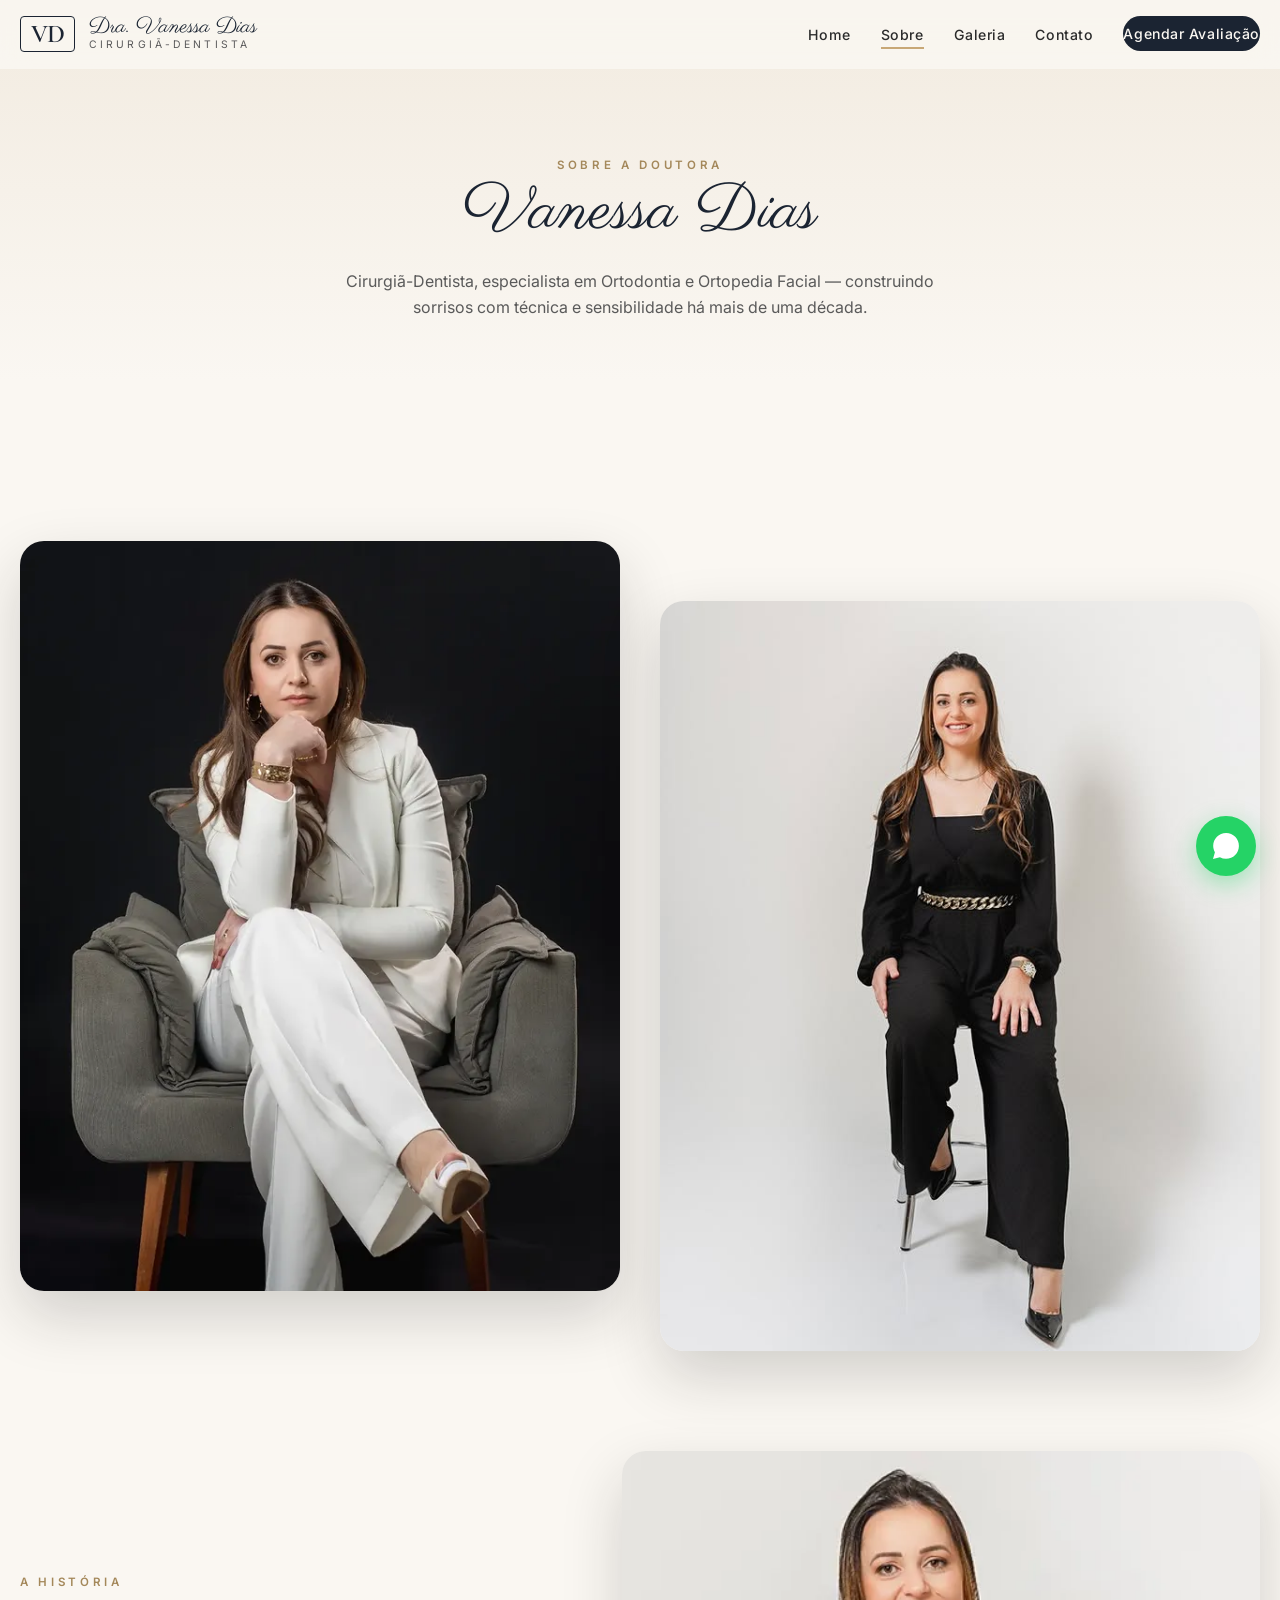
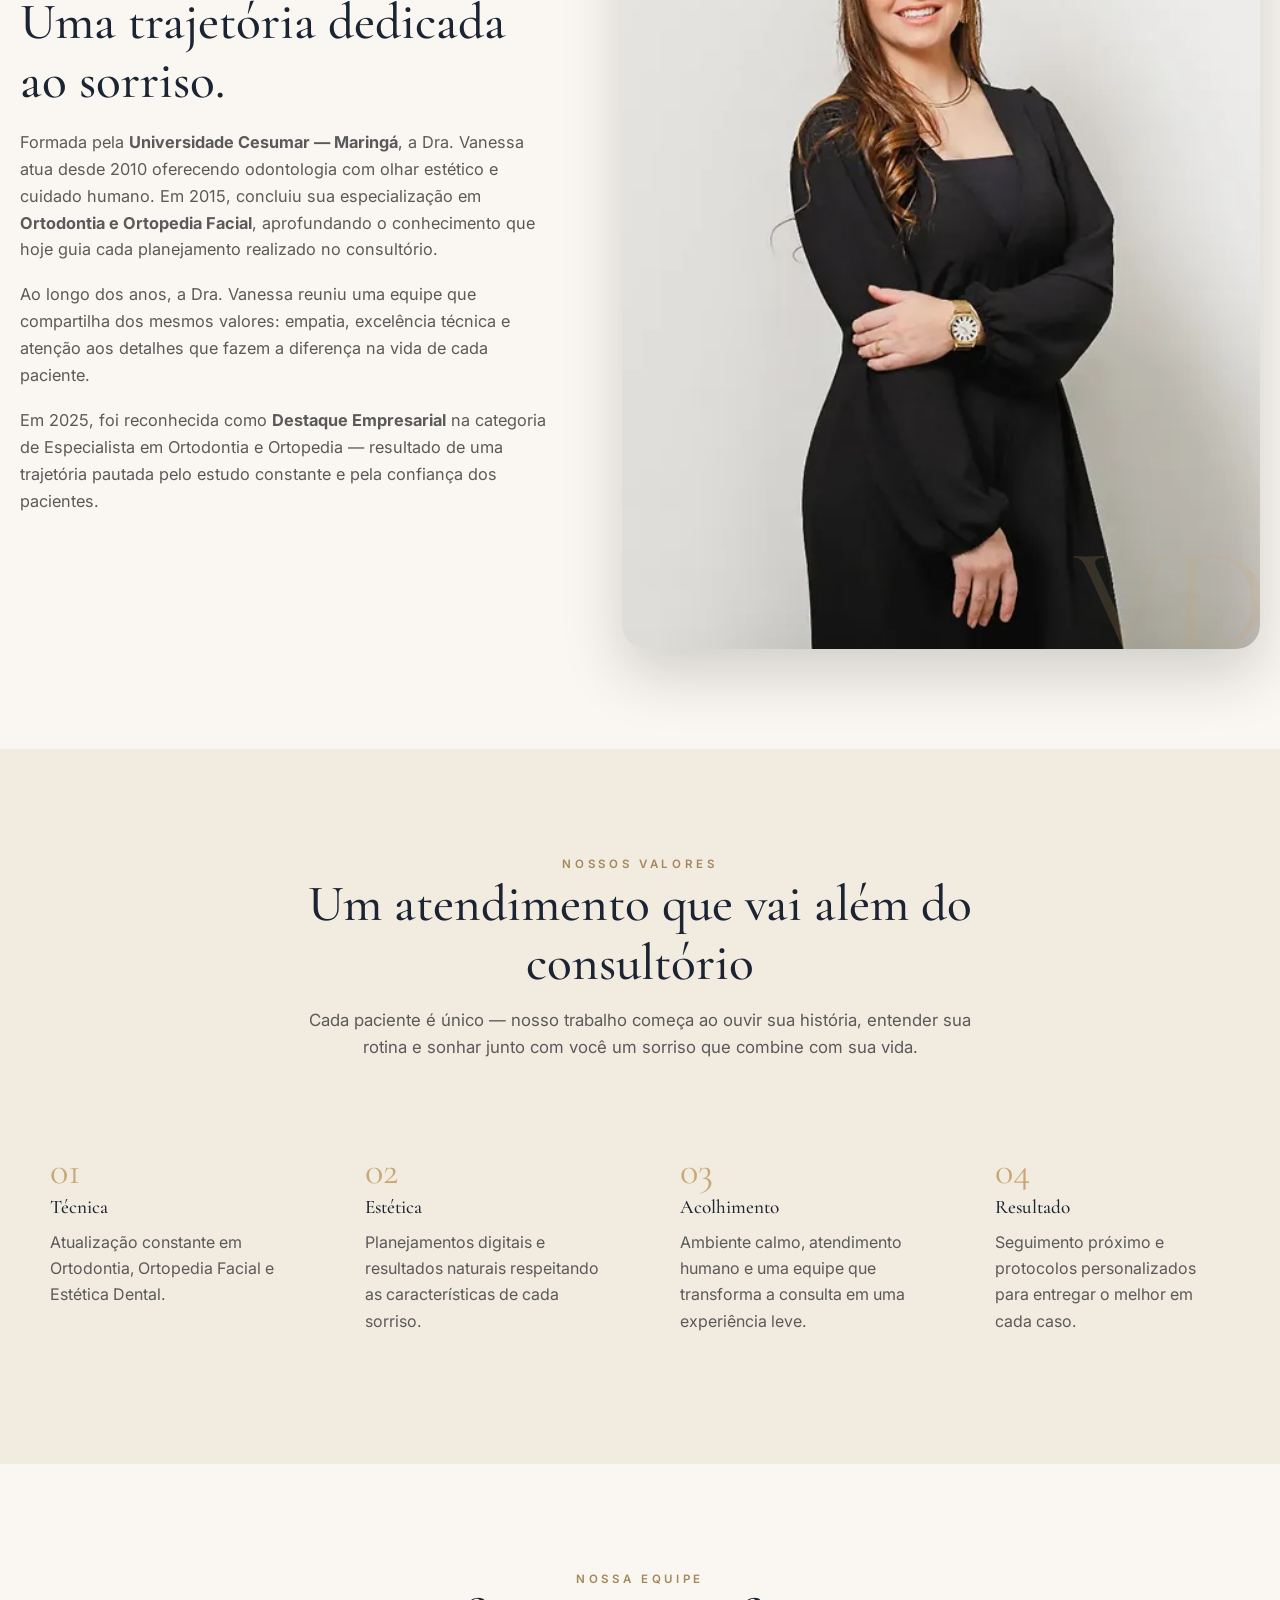
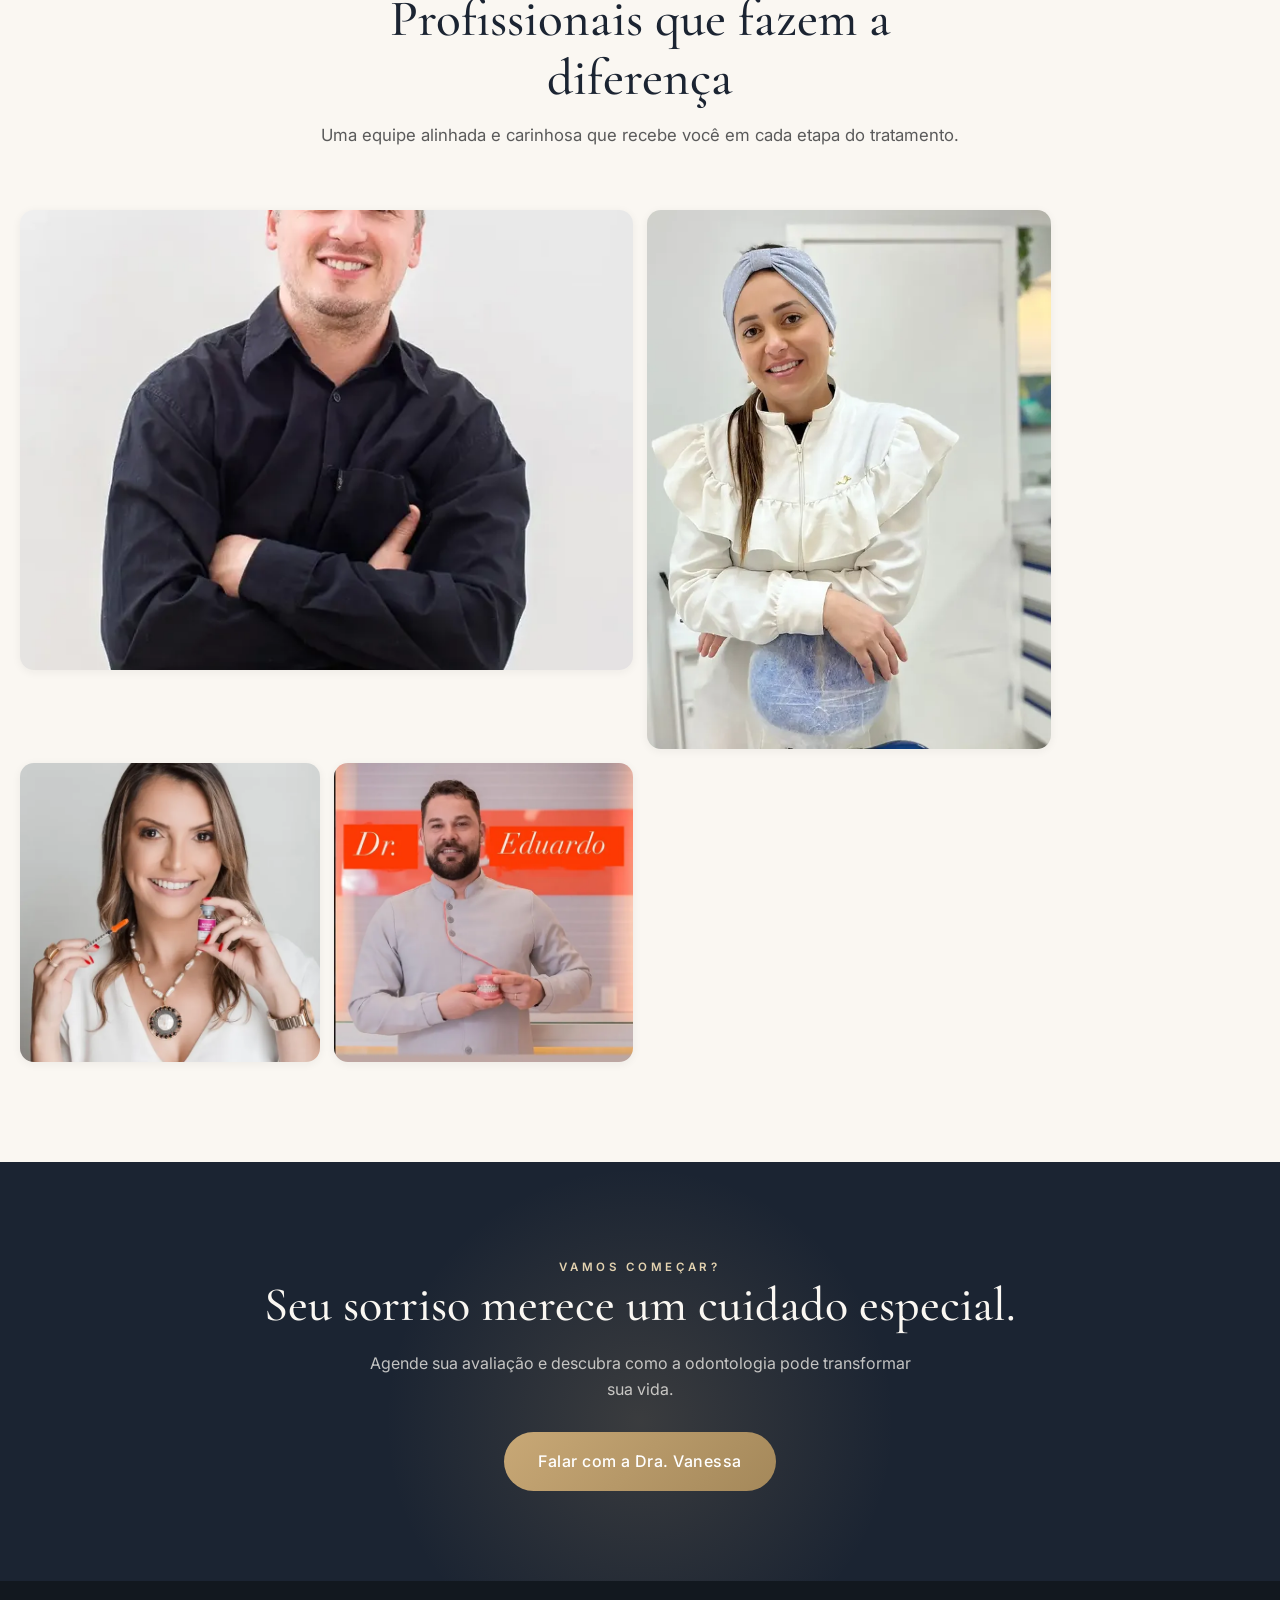
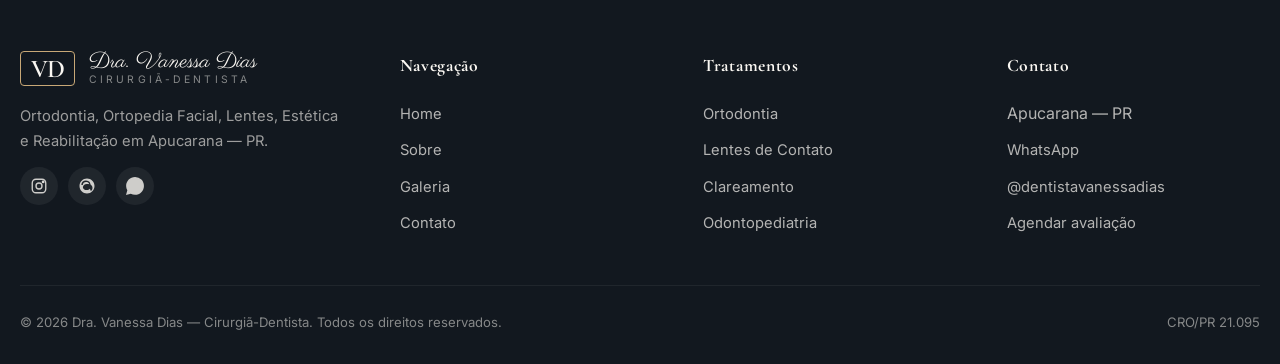
<file: sobre.html>
<!DOCTYPE html>
<html lang="pt-BR">
<head>
  <meta charset="UTF-8" />
  <meta name="viewport" content="width=device-width, initial-scale=1.0" />
  <title>Sobre — Dra. Vanessa Dias</title>
  <meta name="description" content="Conheça a história, formação e missão da Dra. Vanessa Dias, Cirurgiã-Dentista especialista em Ortodontia e Ortopedia Facial." />
  <link rel="preconnect" href="https://fonts.googleapis.com" />
  <link rel="preconnect" href="https://fonts.gstatic.com" crossorigin />
  <link rel="stylesheet" href="https://fonts.googleapis.com/css2?family=Cormorant+Garamond:wght@400;500;600;700&family=Inter:wght@300;400;500;600&family=Parisienne&display=swap" />
  <link rel="stylesheet" href="assets/css/style.css" />
</head>
<body>
  <!-- NAVBAR -->
  <header class="navbar">
    <nav class="container nav-inner">
      <a class="brand" href="index.html">
        <span class="brand-monogram">VD</span>
        <span class="brand-text">
          <span class="brand-name">Dra. Vanessa Dias</span>
          <span class="brand-sub">Cirurgiã-Dentista</span>
        </span>
      </a>
      <ul class="nav-links">
        <li><a href="index.html">Home</a></li>
        <li><a href="sobre.html">Sobre</a></li>
        <li><a href="galeria.html">Galeria</a></li>
        <li><a href="contato.html">Contato</a></li>
        <li><a class="nav-cta" data-whats href="#">Agendar Avaliação</a></li>
      </ul>
      <button class="nav-toggle" aria-label="Abrir menu">
        <span></span><span></span><span></span>
      </button>
    </nav>
  </header>

  <!-- PAGE HERO -->
  <section class="page-hero">
    <div class="container">
      <span class="eyebrow reveal">Sobre a doutora</span>
      <h1 class="reveal delay-1">Vanessa Dias</h1>
      <p class="reveal delay-2">
        Cirurgiã-Dentista, especialista em Ortodontia e Ortopedia Facial — construindo sorrisos com técnica e sensibilidade há mais de uma década.
      </p>
    </div>
  </section>

  <!-- ABOUT MAIN -->
  <section>
    <div class="container">
      <div class="about-hero-visual">
        <div class="col-img reveal">
          <img src="Dr%20Vanessa/622274874_18040787096720994_4067863287380702599_n..webp" alt="Dra. Vanessa Dias" />
        </div>
        <div class="col-img reveal delay-2">
          <img src="Dr%20Vanessa/489846958_1283139666908842_5223239135163161434_n..jpg" alt="Dra. Vanessa Dias" />
        </div>
      </div>

      <div class="about-split">
        <div class="text reveal">
          <span class="eyebrow">A história</span>
          <h2>Uma trajetória dedicada ao sorriso.</h2>
          <p>
            Formada pela <strong>Universidade Cesumar — Maringá</strong>, a Dra. Vanessa
            atua desde 2010 oferecendo odontologia com olhar estético e cuidado
            humano. Em 2015, concluiu sua especialização em <strong>Ortodontia e
            Ortopedia Facial</strong>, aprofundando o conhecimento que hoje guia cada
            planejamento realizado no consultório.
          </p>
          <p>
            Ao longo dos anos, a Dra. Vanessa reuniu uma equipe que compartilha dos mesmos
            valores: empatia, excelência técnica e atenção aos detalhes que fazem
            a diferença na vida de cada paciente.
          </p>
          <p>
            Em 2025, foi reconhecida como <strong>Destaque Empresarial</strong> na
            categoria de Especialista em Ortodontia e Ortopedia — resultado de uma
            trajetória pautada pelo estudo constante e pela confiança dos pacientes.
          </p>
        </div>

        <div class="visual reveal delay-1">
          <img src="Dr%20Vanessa/623936882_17909810499328387_2641918942850198593_n..webp" alt="Dra. Vanessa Dias" />
        </div>
      </div>
    </div>
  </section>

  <!-- VALORES / NÚMEROS -->
  <section style="background:var(--bg-soft);">
    <div class="container">
      <div class="section-head reveal">
        <span class="eyebrow">Nossos valores</span>
        <h2>Um atendimento que vai além do consultório</h2>
        <p>Cada paciente é único — nosso trabalho começa ao ouvir sua história, entender sua rotina e sonhar junto com você um sorriso que combine com sua vida.</p>
      </div>

      <div class="values-grid">
        <div class="value-card reveal">
          <span class="num">01</span>
          <h3>Técnica</h3>
          <p>Atualização constante em Ortodontia, Ortopedia Facial e Estética Dental.</p>
        </div>
        <div class="value-card reveal delay-1">
          <span class="num">02</span>
          <h3>Estética</h3>
          <p>Planejamentos digitais e resultados naturais respeitando as características de cada sorriso.</p>
        </div>
        <div class="value-card reveal delay-2">
          <span class="num">03</span>
          <h3>Acolhimento</h3>
          <p>Ambiente calmo, atendimento humano e uma equipe que transforma a consulta em uma experiência leve.</p>
        </div>
        <div class="value-card reveal delay-3">
          <span class="num">04</span>
          <h3>Resultado</h3>
          <p>Seguimento próximo e protocolos personalizados para entregar o melhor em cada caso.</p>
        </div>
      </div>
    </div>
  </section>

  <!-- EQUIPE -->
  <section>
    <div class="container">
      <div class="section-head reveal">
        <span class="eyebrow">Nossa equipe</span>
        <h2>Profissionais que fazem a diferença</h2>
        <p>Uma equipe alinhada e carinhosa que recebe você em cada etapa do tratamento.</p>
      </div>
      <div class="gallery-preview reveal" id="teamPreview"></div>
    </div>
  </section>

  <!-- CTA -->
  <section class="cta-banner">
    <div class="container reveal">
      <span class="eyebrow" style="color:var(--gold-light);">Vamos começar?</span>
      <h2>Seu sorriso merece um cuidado especial.</h2>
      <p>Agende sua avaliação e descubra como a odontologia pode transformar sua vida.</p>
      <a class="btn btn-gold" data-whats href="#">Falar com a Dra. Vanessa</a>
    </div>
  </section>

  <!-- FOOTER -->
  <footer class="footer">
    <div class="container footer-grid">
      <div class="about-foot">
        <a class="brand" href="index.html">
          <span class="brand-monogram">VD</span>
          <span class="brand-text">
            <span class="brand-name">Dra. Vanessa Dias</span>
            <span class="brand-sub">Cirurgiã-Dentista</span>
          </span>
        </a>
        <p>Ortodontia, Ortopedia Facial, Lentes, Estética e Reabilitação em Apucarana — PR.</p>
        <div class="footer-social">
          <a href="https://www.instagram.com/dentistavanessadias/" target="_blank" rel="noopener" aria-label="Instagram">
            <svg width="18" height="18" viewBox="0 0 24 24" fill="none" stroke="currentColor" stroke-width="1.8"><rect x="3" y="3" width="18" height="18" rx="5"/><circle cx="12" cy="12" r="4"/><circle cx="17.5" cy="6.5" r="1" fill="currentColor"/></svg>
          </a>
          <a href="https://www.threads.com/@dentistavanessadias" target="_blank" rel="noopener" aria-label="Threads">
            <svg width="18" height="18" viewBox="0 0 24 24" fill="currentColor"><path d="M12 2C6.5 2 2 6.5 2 12s4.5 10 10 10 10-4.5 10-10S17.5 2 12 2Zm3.8 13.6c-1 1.2-2.4 1.8-4 1.8-1.4.1-2.6-.2-3.4-.7-1.1-.7-1.8-1.8-1.8-3 0-1.2.5-2.3 1.4-3.1.9-.7 2.2-1.1 3.8-1.2 1.3-.1 2.3.1 3.2.4-.2-1.1-.7-1.9-1.6-2.4-.7-.5-1.7-.7-2.7-.7-1.3 0-2.3.3-3 .9-.8.7-1.3 1.7-1.3 3.1l-1.9-.1c0-2 .7-3.6 1.9-4.6 1-.8 2.4-1.2 4.1-1.2 1.4 0 2.6.3 3.6.9 1.5.9 2.4 2.3 2.5 4.2.2.1.4.2.5.3.8.5 1.3 1.2 1.7 2 .3.7.5 1.5.5 2.3 0 1.6-.7 3-2.2 4.2Z"/></svg>
          </a>
          <a data-whats href="#" aria-label="WhatsApp">
            <svg width="18" height="18" viewBox="0 0 24 24" fill="currentColor"><path d="M20.52 3.48A11.9 11.9 0 0 0 12.04 0C5.48 0 .17 5.31.17 11.87c0 2.09.55 4.13 1.6 5.93L0 24l6.38-1.68a11.87 11.87 0 0 0 5.66 1.44h.01c6.56 0 11.87-5.31 11.87-11.87 0-3.17-1.24-6.15-3.4-8.41Z"/></svg>
          </a>
        </div>
      </div>
      <div>
        <h4>Navegação</h4>
        <ul class="footer-links">
          <li><a href="index.html">Home</a></li>
          <li><a href="sobre.html">Sobre</a></li>
          <li><a href="galeria.html">Galeria</a></li>
          <li><a href="contato.html">Contato</a></li>
        </ul>
      </div>
      <div>
        <h4>Tratamentos</h4>
        <ul class="footer-links">
          <li><a href="galeria.html">Ortodontia</a></li>
          <li><a href="galeria.html">Lentes de Contato</a></li>
          <li><a href="galeria.html">Clareamento</a></li>
          <li><a href="galeria.html">Odontopediatria</a></li>
        </ul>
      </div>
      <div>
        <h4>Contato</h4>
        <ul class="footer-links">
          <li>Apucarana — PR</li>
          <li><a data-whats href="#">WhatsApp</a></li>
          <li><a href="https://www.instagram.com/dentistavanessadias/" target="_blank" rel="noopener">@dentistavanessadias</a></li>
          <li><a href="contato.html">Agendar avaliação</a></li>
        </ul>
      </div>
    </div>
    <div class="container footer-bottom">
      <span>© <span data-year></span> Dra. Vanessa Dias — Cirurgiã-Dentista. Todos os direitos reservados.</span>
      <span>CRO/PR 21.095</span>
    </div>
  </footer>

  <a class="whats-float" data-whats href="#" aria-label="Fale no WhatsApp">
    <svg width="26" height="26" viewBox="0 0 24 24" fill="currentColor"><path d="M20.52 3.48A11.9 11.9 0 0 0 12.04 0C5.48 0 .17 5.31.17 11.87c0 2.09.55 4.13 1.6 5.93L0 24l6.38-1.68a11.87 11.87 0 0 0 5.66 1.44h.01c6.56 0 11.87-5.31 11.87-11.87 0-3.17-1.24-6.15-3.4-8.41ZM17.56 14.28c-.3-.15-1.78-.88-2.06-.98-.28-.1-.48-.15-.68.15-.2.3-.78.98-.96 1.18-.18.2-.35.22-.65.08-.3-.15-1.27-.47-2.42-1.5-.89-.79-1.5-1.77-1.67-2.07-.18-.3-.02-.46.13-.61.13-.13.3-.35.45-.53.15-.18.2-.3.3-.5.1-.2.05-.38-.03-.53-.08-.15-.68-1.64-.93-2.24-.25-.6-.5-.52-.68-.52h-.58c-.2 0-.53.08-.81.38-.28.3-1.06 1.03-1.06 2.51 0 1.48 1.08 2.91 1.23 3.11.15.2 2.12 3.23 5.13 4.53.71.31 1.27.49 1.7.63.72.23 1.37.2 1.89.12.58-.09 1.78-.73 2.03-1.43.25-.7.25-1.3.18-1.43-.08-.13-.28-.2-.58-.35Z"/></svg>
  </a>

  <script src="assets/js/config.js"></script>
  <script src="assets/js/manifest.js"></script>
  <script>
    // Popula galeria de equipe (reaproveita preview grid)
    document.addEventListener("DOMContentLoaded", () => {
      const grid = document.getElementById("teamPreview");
      if (!grid || !window.MEDIA_MANIFEST) return;
      const cat = window.MEDIA_MANIFEST.photos.find((c) => c.id === "equipe");
      if (!cat) return;
      const sizes = ["sz-lg", "sz-md", "sz-sm", "sz-sm", "sz-hz"];
      cat.items.slice(0, 5).forEach((src, i) => {
        const item = document.createElement("div");
        item.className = `item ${sizes[i] || "sz-sm"}`;
        item.innerHTML = `<img loading="lazy" alt="Equipe" src="${src.split("/").map(encodeURIComponent).join("/")}">`;
        grid.appendChild(item);
      });
    });
  </script>
  <script src="assets/js/main.js"></script>
</body>
</html>
</file>
<file: assets/css/style.css>
/* =========================================================
   Dra. Vanessa Dias — Landing Page
   Paleta: Nude, Dourado/Bronze, Marinho, Branco
   ========================================================= */

:root {
  --bg: #faf7f2;
  --bg-soft: #f2ebe0;
  --bg-dark: #1b2432;
  --text: #2b2b2b;
  --text-soft: #5a5a5a;
  --text-inverse: #faf7f2;
  --gold: #c8a876;
  --gold-dark: #a4885a;
  --gold-light: #e4d3b0;
  --line: rgba(0, 0, 0, 0.08);
  --shadow-sm: 0 2px 10px rgba(30, 30, 30, 0.06);
  --shadow-md: 0 10px 30px rgba(30, 30, 30, 0.12);
  --shadow-lg: 0 25px 60px rgba(30, 30, 30, 0.18);
  --ease: cubic-bezier(0.2, 0.8, 0.2, 1);
  --radius: 14px;
  --radius-lg: 24px;
  --container: 1240px;
}

* {
  box-sizing: border-box;
  margin: 0;
  padding: 0;
}

html {
  scroll-behavior: smooth;
}

body {
  font-family: "Inter", "Helvetica Neue", Arial, sans-serif;
  font-size: 16px;
  line-height: 1.65;
  color: var(--text);
  background: var(--bg);
  overflow-x: hidden;
  -webkit-font-smoothing: antialiased;
  text-rendering: optimizeLegibility;
}

img,
video {
  max-width: 100%;
  display: block;
}

a {
  color: inherit;
  text-decoration: none;
  transition: color 0.3s var(--ease);
}
a:hover { color: var(--gold-dark); }

button {
  font-family: inherit;
  cursor: pointer;
  border: none;
  background: none;
}

/* ---------- Tipografia ---------- */
.signature {
  font-family: "Parisienne", "Great Vibes", cursive;
  font-weight: 400;
  letter-spacing: 0.5px;
  line-height: 1.1;
}
.serif {
  font-family: "Cormorant Garamond", "Times New Roman", serif;
  font-weight: 500;
}
.eyebrow {
  font-family: "Inter", sans-serif;
  font-size: 0.72rem;
  letter-spacing: 0.32em;
  text-transform: uppercase;
  color: var(--gold-dark);
  font-weight: 600;
}
h1, h2, h3 {
  font-family: "Cormorant Garamond", "Times New Roman", serif;
  font-weight: 500;
  line-height: 1.15;
  color: var(--bg-dark);
}
h1 { font-size: clamp(2.4rem, 5vw, 4.2rem); }
h2 { font-size: clamp(2rem, 4vw, 3.2rem); }
h3 { font-size: clamp(1.3rem, 2.5vw, 1.8rem); }
p { color: var(--text-soft); }

.container {
  width: min(100% - 40px, var(--container));
  margin-inline: auto;
}

/* ---------- Navbar ---------- */
.navbar {
  position: fixed;
  inset: 0 0 auto 0;
  z-index: 100;
  background: rgba(250, 247, 242, 0.85);
  backdrop-filter: saturate(140%) blur(14px);
  -webkit-backdrop-filter: saturate(140%) blur(14px);
  border-bottom: 1px solid transparent;
  transition: all 0.4s var(--ease);
}
.navbar.scrolled {
  background: rgba(250, 247, 242, 0.96);
  border-bottom-color: var(--line);
  box-shadow: var(--shadow-sm);
}
.nav-inner {
  display: flex;
  align-items: center;
  justify-content: space-between;
  gap: 24px;
  padding: 16px 0;
}
.brand {
  display: flex;
  align-items: center;
  gap: 14px;
}
.brand-monogram {
  font-family: "Cormorant Garamond", serif;
  font-weight: 600;
  font-size: 1.6rem;
  letter-spacing: -0.04em;
  color: var(--bg-dark);
  line-height: 1;
  padding: 4px 10px;
  border: 1.5px solid var(--bg-dark);
  border-radius: 4px;
}
.brand-text {
  display: flex;
  flex-direction: column;
  line-height: 1;
}
.brand-name {
  font-family: "Parisienne", cursive;
  font-size: 1.35rem;
  color: var(--bg-dark);
}
.brand-sub {
  font-size: 0.65rem;
  letter-spacing: 0.3em;
  text-transform: uppercase;
  color: var(--text-soft);
  margin-top: 2px;
}

.nav-links {
  display: flex;
  align-items: center;
  gap: 30px;
  list-style: none;
}
.nav-links a {
  font-size: 0.88rem;
  font-weight: 500;
  letter-spacing: 0.04em;
  color: var(--text);
  position: relative;
  padding: 6px 0;
}
.nav-links a::after {
  content: "";
  position: absolute;
  left: 0; bottom: 0;
  width: 0;
  height: 1.5px;
  background: var(--gold);
  transition: width 0.3s var(--ease);
}
.nav-links a:hover::after,
.nav-links a.active::after {
  width: 100%;
}

.nav-cta {
  display: inline-flex;
  align-items: center;
  gap: 8px;
  padding: 10px 18px;
  background: var(--bg-dark);
  color: var(--text-inverse) !important;
  border-radius: 999px;
  font-size: 0.85rem;
  font-weight: 500;
  transition: all 0.3s var(--ease);
}
.nav-cta:hover {
  background: var(--gold-dark);
  color: var(--text-inverse) !important;
  transform: translateY(-2px);
  box-shadow: var(--shadow-md);
}

.nav-toggle {
  display: none;
  width: 40px;
  height: 40px;
  position: relative;
}
.nav-toggle span {
  position: absolute;
  left: 8px;
  width: 24px;
  height: 1.5px;
  background: var(--bg-dark);
  transition: all 0.3s var(--ease);
}
.nav-toggle span:nth-child(1) { top: 14px; }
.nav-toggle span:nth-child(2) { top: 20px; }
.nav-toggle span:nth-child(3) { top: 26px; }
.nav-toggle.open span:nth-child(1) { top: 20px; transform: rotate(45deg); }
.nav-toggle.open span:nth-child(2) { opacity: 0; }
.nav-toggle.open span:nth-child(3) { top: 20px; transform: rotate(-45deg); }

/* ---------- Botões ---------- */
.btn {
  display: inline-flex;
  align-items: center;
  justify-content: center;
  gap: 10px;
  padding: 14px 28px;
  border-radius: 999px;
  font-size: 0.92rem;
  font-weight: 500;
  letter-spacing: 0.03em;
  transition: all 0.3s var(--ease);
  cursor: pointer;
}
.btn-primary {
  background: var(--bg-dark);
  color: var(--text-inverse);
}
.btn-primary:hover {
  background: var(--gold-dark);
  color: var(--text-inverse);
  transform: translateY(-2px);
  box-shadow: var(--shadow-md);
}
.btn-gold {
  background: linear-gradient(135deg, var(--gold), var(--gold-dark));
  color: #fff;
}
.btn-gold:hover {
  filter: brightness(1.05);
  transform: translateY(-2px);
  box-shadow: var(--shadow-md);
  color: #fff;
}
.btn-outline {
  background: transparent;
  color: var(--bg-dark);
  border: 1.5px solid var(--bg-dark);
}
.btn-outline:hover {
  background: var(--bg-dark);
  color: var(--text-inverse);
}
.btn-whats {
  background: #25d366;
  color: #fff;
}
.btn-whats:hover {
  background: #1da851;
  color: #fff;
  transform: translateY(-2px);
  box-shadow: var(--shadow-md);
}

/* ---------- HERO ---------- */
.hero {
  position: relative;
  min-height: 100svh;
  display: grid;
  grid-template-columns: 1.1fr 1fr;
  align-items: center;
  gap: 60px;
  padding: 140px 0 80px;
  overflow: hidden;
}
.hero::before {
  content: "";
  position: absolute;
  inset: 0;
  background: radial-gradient(circle at 20% 20%, rgba(228, 211, 176, 0.45), transparent 55%),
              radial-gradient(circle at 80% 80%, rgba(27, 36, 50, 0.08), transparent 50%);
  z-index: -1;
}
.hero-text {
  position: relative;
  z-index: 2;
}
.hero .eyebrow {
  display: inline-block;
  margin-bottom: 18px;
}
.hero-name {
  font-family: "Parisienne", cursive;
  font-size: clamp(3.4rem, 7vw, 6rem);
  color: var(--bg-dark);
  margin-bottom: 8px;
}
.hero-name .first { color: var(--gold-dark); }
.hero-title {
  font-family: "Cormorant Garamond", serif;
  font-size: clamp(1.2rem, 2.1vw, 1.5rem);
  color: var(--bg-dark);
  font-weight: 400;
  letter-spacing: 0.18em;
  text-transform: uppercase;
  margin-bottom: 24px;
}
.hero-desc {
  font-size: 1.05rem;
  max-width: 520px;
  margin-bottom: 34px;
}
.hero-actions {
  display: flex;
  flex-wrap: wrap;
  gap: 14px;
  margin-bottom: 40px;
}
.hero-meta {
  display: flex;
  gap: 34px;
  padding-top: 28px;
  border-top: 1px solid var(--line);
}
.hero-meta .item strong {
  display: block;
  font-family: "Cormorant Garamond", serif;
  font-size: 2rem;
  color: var(--bg-dark);
  line-height: 1;
}
.hero-meta .item span {
  font-size: 0.78rem;
  letter-spacing: 0.2em;
  text-transform: uppercase;
  color: var(--text-soft);
  margin-top: 6px;
  display: block;
}

.hero-visual {
  position: relative;
  aspect-ratio: 4 / 5;
  max-width: 520px;
  margin-left: auto;
}
.hero-visual .photo {
  position: absolute;
  inset: 0;
  border-radius: var(--radius-lg);
  overflow: hidden;
  box-shadow: var(--shadow-lg);
  transform: rotate(-1.5deg);
  transition: transform 0.7s var(--ease);
}
.hero-visual .photo img {
  width: 100%;
  height: 100%;
  object-fit: cover;
}
.hero-visual:hover .photo { transform: rotate(0) scale(1.01); }
.hero-visual::before {
  content: "";
  position: absolute;
  inset: 18px -18px -18px 18px;
  border: 1.5px solid var(--gold);
  border-radius: var(--radius-lg);
  z-index: -1;
}
.hero-visual .badge {
  position: absolute;
  bottom: -30px;
  left: -30px;
  background: #fff;
  padding: 18px 22px;
  border-radius: var(--radius);
  box-shadow: var(--shadow-md);
  display: flex;
  align-items: center;
  gap: 14px;
  max-width: 260px;
}
.hero-visual .badge .star {
  width: 40px;
  height: 40px;
  border-radius: 50%;
  background: linear-gradient(135deg, var(--gold), var(--gold-dark));
  color: #fff;
  display: grid;
  place-items: center;
  flex-shrink: 0;
}
.hero-visual .badge strong {
  display: block;
  color: var(--bg-dark);
  font-family: "Cormorant Garamond", serif;
  font-size: 1.05rem;
}
.hero-visual .badge span {
  font-size: 0.78rem;
  color: var(--text-soft);
}

/* Scroll indicator */
.scroll-indicator {
  position: absolute;
  bottom: 20px;
  left: 50%;
  transform: translateX(-50%);
  font-size: 0.72rem;
  letter-spacing: 0.3em;
  text-transform: uppercase;
  color: var(--text-soft);
  display: flex;
  flex-direction: column;
  align-items: center;
  gap: 12px;
  animation: bounce 2.4s infinite var(--ease);
}
.scroll-indicator::after {
  content: "";
  width: 1px;
  height: 40px;
  background: var(--gold);
}
@keyframes bounce {
  0%, 100% { transform: translate(-50%, 0); opacity: 0.6; }
  50% { transform: translate(-50%, -8px); opacity: 1; }
}

/* ---------- Sections ---------- */
section {
  padding: 100px 0;
}
.section-head {
  text-align: center;
  max-width: 680px;
  margin: 0 auto 60px;
}
.section-head .eyebrow { margin-bottom: 14px; }
.section-head h2 { margin-bottom: 14px; }
.section-head p { font-size: 1.05rem; }

/* ---------- Serviços (cards) ---------- */
.services-grid {
  display: grid;
  grid-template-columns: repeat(auto-fit, minmax(260px, 1fr));
  gap: 24px;
}
.service-card {
  background: #fff;
  padding: 34px 28px;
  border-radius: var(--radius-lg);
  box-shadow: var(--shadow-sm);
  border: 1px solid var(--line);
  transition: all 0.4s var(--ease);
  position: relative;
  overflow: hidden;
}
.service-card::before {
  content: "";
  position: absolute;
  top: 0; left: 0; right: 0;
  height: 3px;
  background: linear-gradient(90deg, var(--gold), var(--gold-light));
  transform: scaleX(0);
  transform-origin: left;
  transition: transform 0.5s var(--ease);
}
.service-card:hover {
  transform: translateY(-8px);
  box-shadow: var(--shadow-md);
}
.service-card:hover::before {
  transform: scaleX(1);
}
.service-icon {
  width: 56px;
  height: 56px;
  border-radius: 14px;
  background: var(--bg-soft);
  color: var(--gold-dark);
  display: grid;
  place-items: center;
  margin-bottom: 22px;
  transition: all 0.4s var(--ease);
}
.service-card:hover .service-icon {
  background: var(--gold);
  color: #fff;
  transform: rotate(-6deg) scale(1.08);
}
.service-card h3 {
  margin-bottom: 10px;
  font-size: 1.3rem;
}
.service-card p {
  font-size: 0.95rem;
}

/* ---------- Galeria destaque (home) ---------- */
.gallery-preview {
  display: grid;
  grid-template-columns: repeat(12, 1fr);
  gap: 14px;
}
.gallery-preview .item {
  position: relative;
  overflow: hidden;
  border-radius: var(--radius);
  aspect-ratio: 1 / 1;
  box-shadow: var(--shadow-sm);
}
.gallery-preview .item img {
  width: 100%;
  height: 100%;
  object-fit: cover;
  transition: transform 0.6s var(--ease);
}
.gallery-preview .item:hover img { transform: scale(1.06); }
.gallery-preview .item::after {
  content: "";
  position: absolute;
  inset: 0;
  background: linear-gradient(to top, rgba(27, 36, 50, 0.5), transparent 60%);
  opacity: 0;
  transition: opacity 0.4s var(--ease);
}
.gallery-preview .item:hover::after { opacity: 1; }
.gallery-preview .item.sz-lg { grid-column: span 6; aspect-ratio: 4 / 3; }
.gallery-preview .item.sz-md { grid-column: span 4; aspect-ratio: 3 / 4; }
.gallery-preview .item.sz-sm { grid-column: span 3; }
.gallery-preview .item.sz-hz { grid-column: span 6; aspect-ratio: 3 / 2; }
.gallery-preview .cta-overlay {
  grid-column: span 12;
  text-align: center;
  padding-top: 30px;
}

/* ---------- Sobre (home) ---------- */
.about-split {
  display: grid;
  grid-template-columns: 1fr 1.2fr;
  gap: 70px;
  align-items: center;
}
.about-split .visual {
  position: relative;
  aspect-ratio: 4/5;
  border-radius: var(--radius-lg);
  overflow: hidden;
  box-shadow: var(--shadow-lg);
}
.about-split .visual img {
  width: 100%;
  height: 100%;
  object-fit: cover;
}
.about-split .visual::after {
  content: "VD";
  position: absolute;
  bottom: -10px;
  right: -10px;
  font-family: "Cormorant Garamond", serif;
  font-size: 9rem;
  color: var(--gold);
  opacity: 0.18;
  line-height: 0.8;
  z-index: 0;
}
.about-split h2 { margin-bottom: 18px; }
.about-split p { margin-bottom: 18px; font-size: 1.02rem; }
.about-split .credentials {
  list-style: none;
  padding: 20px 0 0;
  border-top: 1px solid var(--line);
  margin-top: 24px;
  display: grid;
  grid-template-columns: 1fr 1fr;
  gap: 14px;
}
.about-split .credentials li {
  font-size: 0.9rem;
  color: var(--text-soft);
  padding-left: 20px;
  position: relative;
}
.about-split .credentials li::before {
  content: "";
  position: absolute;
  left: 0; top: 10px;
  width: 8px;
  height: 8px;
  border-radius: 50%;
  background: var(--gold);
}

/* ---------- CTA banner ---------- */
.cta-banner {
  padding: 90px 0;
  background: var(--bg-dark);
  color: var(--text-inverse);
  text-align: center;
  position: relative;
  overflow: hidden;
}
.cta-banner::before {
  content: "";
  position: absolute;
  top: -40px;
  left: 50%;
  transform: translateX(-50%);
  width: 600px;
  height: 600px;
  background: radial-gradient(circle, rgba(200, 168, 118, 0.18), transparent 60%);
}
.cta-banner h2 {
  color: var(--text-inverse);
  margin-bottom: 16px;
  font-size: clamp(2rem, 4vw, 3rem);
}
.cta-banner p {
  color: rgba(250, 247, 242, 0.75);
  max-width: 560px;
  margin: 0 auto 30px;
}
.cta-banner .btn-gold { font-size: 1rem; padding: 16px 34px; }

/* ---------- Galeria página (tabs) ---------- */
.page-hero {
  padding: 150px 0 60px;
  text-align: center;
  background: linear-gradient(180deg, var(--bg-soft), var(--bg));
}
.page-hero .eyebrow { margin-bottom: 14px; }
.page-hero h1 { font-family: "Parisienne", cursive; font-weight: 400; color: var(--bg-dark); }
.page-hero p { max-width: 620px; margin: 18px auto 0; }

.gallery-controls {
  display: flex;
  justify-content: center;
  gap: 8px;
  flex-wrap: wrap;
  padding: 0 0 36px;
}
.tab-main {
  display: flex;
  gap: 10px;
  background: var(--bg-soft);
  padding: 6px;
  border-radius: 999px;
}
.tab-main button {
  padding: 10px 26px;
  font-size: 0.88rem;
  font-weight: 500;
  color: var(--text-soft);
  border-radius: 999px;
  transition: all 0.3s var(--ease);
}
.tab-main button.active {
  background: var(--bg-dark);
  color: var(--text-inverse);
  box-shadow: var(--shadow-sm);
}
.category-pills {
  display: flex;
  flex-wrap: wrap;
  justify-content: center;
  gap: 8px;
  margin-bottom: 40px;
}
.category-pills button {
  padding: 8px 18px;
  font-size: 0.82rem;
  color: var(--text-soft);
  border: 1px solid var(--line);
  border-radius: 999px;
  transition: all 0.3s var(--ease);
}
.category-pills button.active,
.category-pills button:hover {
  background: var(--gold);
  color: #fff;
  border-color: var(--gold);
}

.masonry {
  columns: 3;
  column-gap: 14px;
}
.masonry .item {
  break-inside: avoid;
  margin-bottom: 14px;
  border-radius: var(--radius);
  overflow: hidden;
  box-shadow: var(--shadow-sm);
  cursor: zoom-in;
  position: relative;
  background: var(--bg-soft);
  transition: all 0.4s var(--ease);
}
.masonry .item img {
  width: 100%;
  display: block;
  transition: transform 0.6s var(--ease);
}
.masonry .item:hover { box-shadow: var(--shadow-md); }
.masonry .item:hover img { transform: scale(1.04); }
.masonry .item::after {
  content: "";
  position: absolute;
  inset: 0;
  background: linear-gradient(to top, rgba(27, 36, 50, 0.4), transparent 50%);
  opacity: 0;
  transition: opacity 0.3s var(--ease);
}
.masonry .item:hover::after { opacity: 1; }

.videos-grid {
  display: grid;
  grid-template-columns: repeat(auto-fill, minmax(280px, 1fr));
  gap: 18px;
}
.video-card {
  background: #000;
  border-radius: var(--radius);
  overflow: hidden;
  box-shadow: var(--shadow-sm);
  aspect-ratio: 9 / 16;
  position: relative;
  transition: all 0.4s var(--ease);
  cursor: pointer;
}
.video-card:hover {
  box-shadow: var(--shadow-md);
  transform: translateY(-4px);
}
.video-card video {
  width: 100%;
  height: 100%;
  object-fit: cover;
  background: #000;
}
.video-card .play-overlay {
  position: absolute;
  inset: 0;
  display: grid;
  place-items: center;
  background: linear-gradient(to top, rgba(0,0,0,0.4), transparent 60%);
  pointer-events: none;
  transition: opacity 0.3s var(--ease);
}
.video-card .play-overlay .icon {
  width: 60px;
  height: 60px;
  border-radius: 50%;
  background: rgba(255, 255, 255, 0.92);
  display: grid;
  place-items: center;
  color: var(--bg-dark);
  backdrop-filter: blur(6px);
}
.video-card.playing .play-overlay { opacity: 0; }

/* Lightbox */
.lightbox {
  position: fixed;
  inset: 0;
  background: rgba(10, 14, 20, 0.92);
  display: flex;
  align-items: center;
  justify-content: center;
  padding: 40px;
  z-index: 200;
  opacity: 0;
  pointer-events: none;
  transition: opacity 0.3s var(--ease);
}
.lightbox.open { opacity: 1; pointer-events: auto; }
.lightbox img,
.lightbox video {
  max-width: 92vw;
  max-height: 88vh;
  border-radius: var(--radius);
  box-shadow: var(--shadow-lg);
}
.lightbox .close,
.lightbox .nav-btn {
  position: absolute;
  background: rgba(255,255,255,0.15);
  color: #fff;
  width: 48px;
  height: 48px;
  border-radius: 50%;
  display: grid;
  place-items: center;
  backdrop-filter: blur(10px);
  transition: all 0.3s var(--ease);
}
.lightbox .close:hover,
.lightbox .nav-btn:hover { background: rgba(255,255,255,0.3); }
.lightbox .close { top: 24px; right: 24px; }
.lightbox .nav-btn.prev { left: 24px; top: 50%; transform: translateY(-50%); }
.lightbox .nav-btn.next { right: 24px; top: 50%; transform: translateY(-50%); }

/* ---------- Sobre (página) ---------- */
.about-hero-visual {
  display: grid;
  grid-template-columns: 1fr 1fr;
  gap: 40px;
  margin: 60px 0 100px;
}
.about-hero-visual .col-img {
  border-radius: var(--radius-lg);
  overflow: hidden;
  box-shadow: var(--shadow-lg);
  aspect-ratio: 4 / 5;
}
.about-hero-visual .col-img img { width: 100%; height: 100%; object-fit: cover; }
.about-hero-visual .col-img:nth-child(2) { margin-top: 60px; }

.values-grid {
  display: grid;
  grid-template-columns: repeat(auto-fit, minmax(260px, 1fr));
  gap: 20px;
  margin-top: 60px;
}
.value-card {
  padding: 30px;
  background: var(--bg-soft);
  border-radius: var(--radius-lg);
  transition: all 0.4s var(--ease);
}
.value-card:hover { background: #fff; box-shadow: var(--shadow-md); transform: translateY(-4px); }
.value-card h3 { margin-bottom: 10px; font-size: 1.2rem; }
.value-card .num {
  font-family: "Cormorant Garamond", serif;
  font-size: 2.4rem;
  color: var(--gold);
  display: block;
  margin-bottom: 6px;
  line-height: 1;
}

/* ---------- Contato ---------- */
.contact-grid {
  display: grid;
  grid-template-columns: 1.1fr 1fr;
  gap: 60px;
  align-items: start;
}
.contact-info h2 { margin-bottom: 16px; }
.contact-info p { margin-bottom: 26px; }
.contact-list {
  list-style: none;
  padding: 0;
  display: flex;
  flex-direction: column;
  gap: 22px;
}
.contact-list li {
  display: flex;
  gap: 18px;
  align-items: flex-start;
}
.contact-list .icon {
  width: 46px;
  height: 46px;
  border-radius: 12px;
  background: var(--bg-soft);
  color: var(--gold-dark);
  display: grid;
  place-items: center;
  flex-shrink: 0;
}
.contact-list strong {
  display: block;
  color: var(--bg-dark);
  font-family: "Cormorant Garamond", serif;
  font-size: 1.15rem;
  margin-bottom: 4px;
}
.contact-list a, .contact-list span {
  color: var(--text-soft);
  font-size: 0.95rem;
}
.contact-list a:hover { color: var(--gold-dark); }

.contact-card {
  background: linear-gradient(155deg, var(--bg-dark), #243144);
  color: var(--text-inverse);
  padding: 50px 40px;
  border-radius: var(--radius-lg);
  position: relative;
  overflow: hidden;
}
.contact-card::before {
  content: "VD";
  position: absolute;
  bottom: -40px;
  right: -10px;
  font-family: "Cormorant Garamond", serif;
  font-size: 14rem;
  color: rgba(200, 168, 118, 0.08);
  line-height: 0.8;
  pointer-events: none;
}
.contact-card h3 {
  color: var(--text-inverse);
  font-family: "Parisienne", cursive;
  font-weight: 400;
  font-size: 2.2rem;
  margin-bottom: 10px;
}
.contact-card p { color: rgba(250, 247, 242, 0.8); margin-bottom: 30px; }
.contact-card .socials {
  display: flex;
  gap: 12px;
  margin-top: 30px;
}
.contact-card .socials a {
  width: 44px;
  height: 44px;
  border-radius: 50%;
  background: rgba(255,255,255,0.08);
  color: #fff;
  display: grid;
  place-items: center;
  transition: all 0.3s var(--ease);
}
.contact-card .socials a:hover {
  background: var(--gold);
  color: #fff;
  transform: translateY(-3px);
}

.map-wrap {
  border-radius: var(--radius-lg);
  overflow: hidden;
  box-shadow: var(--shadow-md);
  margin-top: 50px;
  aspect-ratio: 16 / 7;
}
.map-wrap iframe { width: 100%; height: 100%; border: 0; filter: grayscale(20%) contrast(1.05); }

/* ---------- Footer ---------- */
.footer {
  background: #12181f;
  color: rgba(250, 247, 242, 0.7);
  padding: 70px 0 30px;
}
.footer-grid {
  display: grid;
  grid-template-columns: 1.3fr 1fr 1fr 1fr;
  gap: 50px;
  margin-bottom: 50px;
}
.footer h4 {
  color: var(--text-inverse);
  font-family: "Cormorant Garamond", serif;
  font-size: 1.1rem;
  margin-bottom: 20px;
  letter-spacing: 0.04em;
}
.footer .brand .brand-name { color: var(--text-inverse); }
.footer .brand .brand-monogram { color: var(--text-inverse); border-color: var(--gold); }
.footer .brand .brand-sub { color: rgba(250, 247, 242, 0.5); }
.footer .about-foot p {
  color: rgba(250, 247, 242, 0.6);
  margin-top: 18px;
  font-size: 0.92rem;
}
.footer-links {
  list-style: none;
  display: flex;
  flex-direction: column;
  gap: 10px;
}
.footer-links a {
  color: rgba(250, 247, 242, 0.7);
  font-size: 0.92rem;
  transition: color 0.3s var(--ease);
}
.footer-links a:hover { color: var(--gold); }
.footer-social {
  display: flex;
  gap: 10px;
  margin-top: 14px;
}
.footer-social a {
  width: 38px;
  height: 38px;
  border-radius: 50%;
  background: rgba(255, 255, 255, 0.06);
  color: rgba(250, 247, 242, 0.8);
  display: grid;
  place-items: center;
  transition: all 0.3s var(--ease);
}
.footer-social a:hover {
  background: var(--gold);
  color: #fff;
  transform: translateY(-3px);
}
.footer-bottom {
  padding-top: 26px;
  border-top: 1px solid rgba(255, 255, 255, 0.06);
  display: flex;
  justify-content: space-between;
  flex-wrap: wrap;
  gap: 10px;
  font-size: 0.82rem;
  color: rgba(250, 247, 242, 0.5);
}

/* ---------- Botão WhatsApp flutuante ---------- */
.whats-float {
  position: fixed;
  bottom: 24px;
  right: 24px;
  width: 60px;
  height: 60px;
  background: #25d366;
  border-radius: 50%;
  display: grid;
  place-items: center;
  color: #fff;
  box-shadow: 0 8px 24px rgba(37, 211, 102, 0.4);
  z-index: 90;
  transition: all 0.3s var(--ease);
  animation: pulseWhats 2.5s infinite;
}
.whats-float:hover {
  transform: scale(1.08);
  color: #fff;
}
@keyframes pulseWhats {
  0% { box-shadow: 0 0 0 0 rgba(37, 211, 102, 0.6); }
  70% { box-shadow: 0 0 0 18px rgba(37, 211, 102, 0); }
  100% { box-shadow: 0 0 0 0 rgba(37, 211, 102, 0); }
}

/* ---------- Animações de scroll ---------- */
.reveal {
  opacity: 0;
  transform: translateY(30px);
  transition: opacity 0.9s var(--ease), transform 0.9s var(--ease);
}
.reveal.is-visible { opacity: 1; transform: translateY(0); }
.reveal.delay-1 { transition-delay: 0.1s; }
.reveal.delay-2 { transition-delay: 0.2s; }
.reveal.delay-3 { transition-delay: 0.3s; }
.reveal.delay-4 { transition-delay: 0.4s; }

/* ---------- Responsive ---------- */
@media (max-width: 960px) {
  .hero {
    grid-template-columns: 1fr;
    padding-top: 110px;
    text-align: left;
  }
  .hero-visual {
    margin: 40px auto 0;
    max-width: 440px;
  }
  .hero-visual .badge { left: 10px; bottom: -22px; }
  .about-split { grid-template-columns: 1fr; gap: 40px; }
  .contact-grid { grid-template-columns: 1fr; gap: 40px; }
  .footer-grid { grid-template-columns: 1fr 1fr; gap: 40px; }
  .masonry { columns: 2; }
  .about-hero-visual .col-img:nth-child(2) { margin-top: 0; }
  .nav-links {
    position: fixed;
    inset: 72px 0 0 0;
    background: var(--bg);
    flex-direction: column;
    justify-content: flex-start;
    padding: 40px 32px;
    gap: 16px;
    transform: translateX(100%);
    transition: transform 0.4s var(--ease);
    border-top: 1px solid var(--line);
  }
  .nav-links.open { transform: translateX(0); }
  .nav-links a {
    font-size: 1.1rem;
    padding: 12px 0;
    border-bottom: 1px solid var(--line);
    width: 100%;
  }
  .nav-toggle { display: block; }
  .nav-cta { display: none; }
  section { padding: 70px 0; }
  .hero-meta { gap: 20px; }
}
@media (max-width: 640px) {
  .masonry { columns: 2; column-gap: 8px; }
  .masonry .item { margin-bottom: 8px; }
  .footer-grid { grid-template-columns: 1fr; }
  .hero-actions .btn { width: 100%; }
  .whats-float { width: 54px; height: 54px; bottom: 16px; right: 16px; }
  .tab-main { width: 100%; justify-content: space-around; }
  .tab-main button { flex: 1; padding: 10px 14px; font-size: 0.82rem; }
}
</file>
